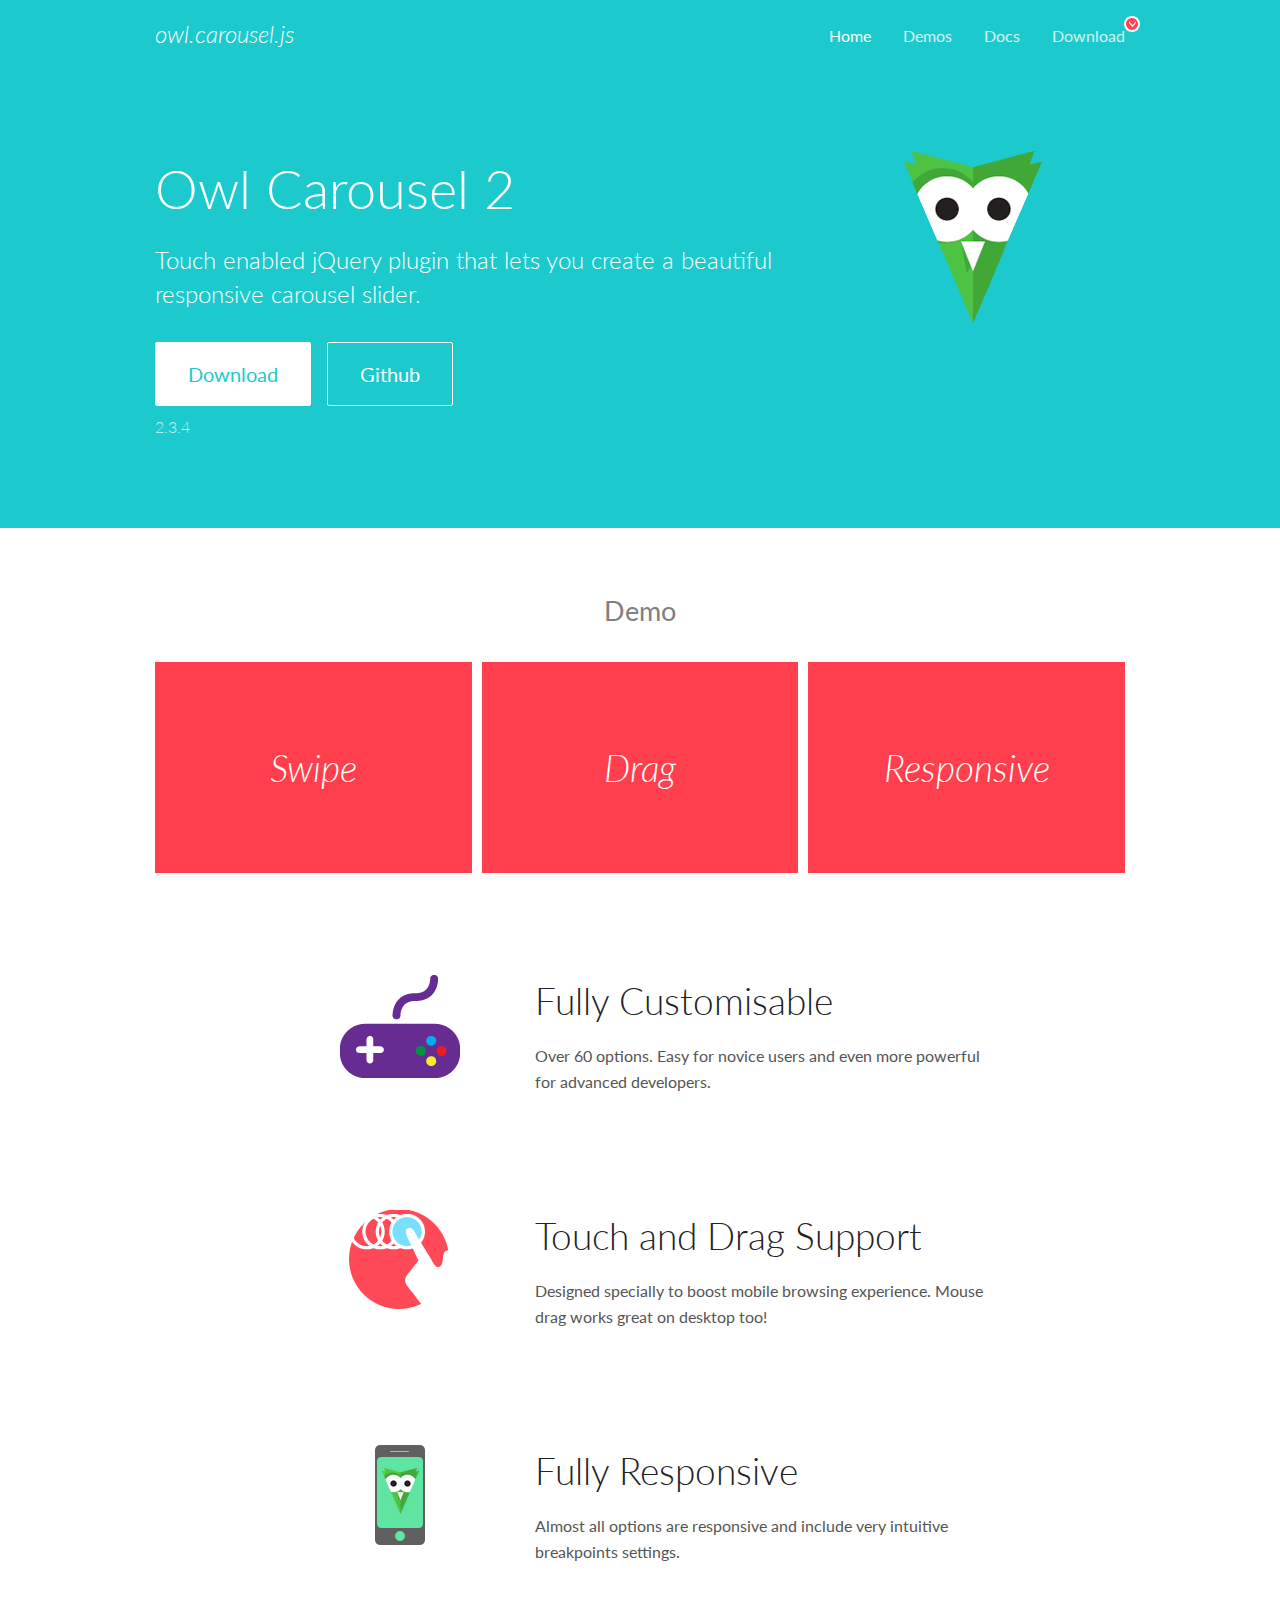
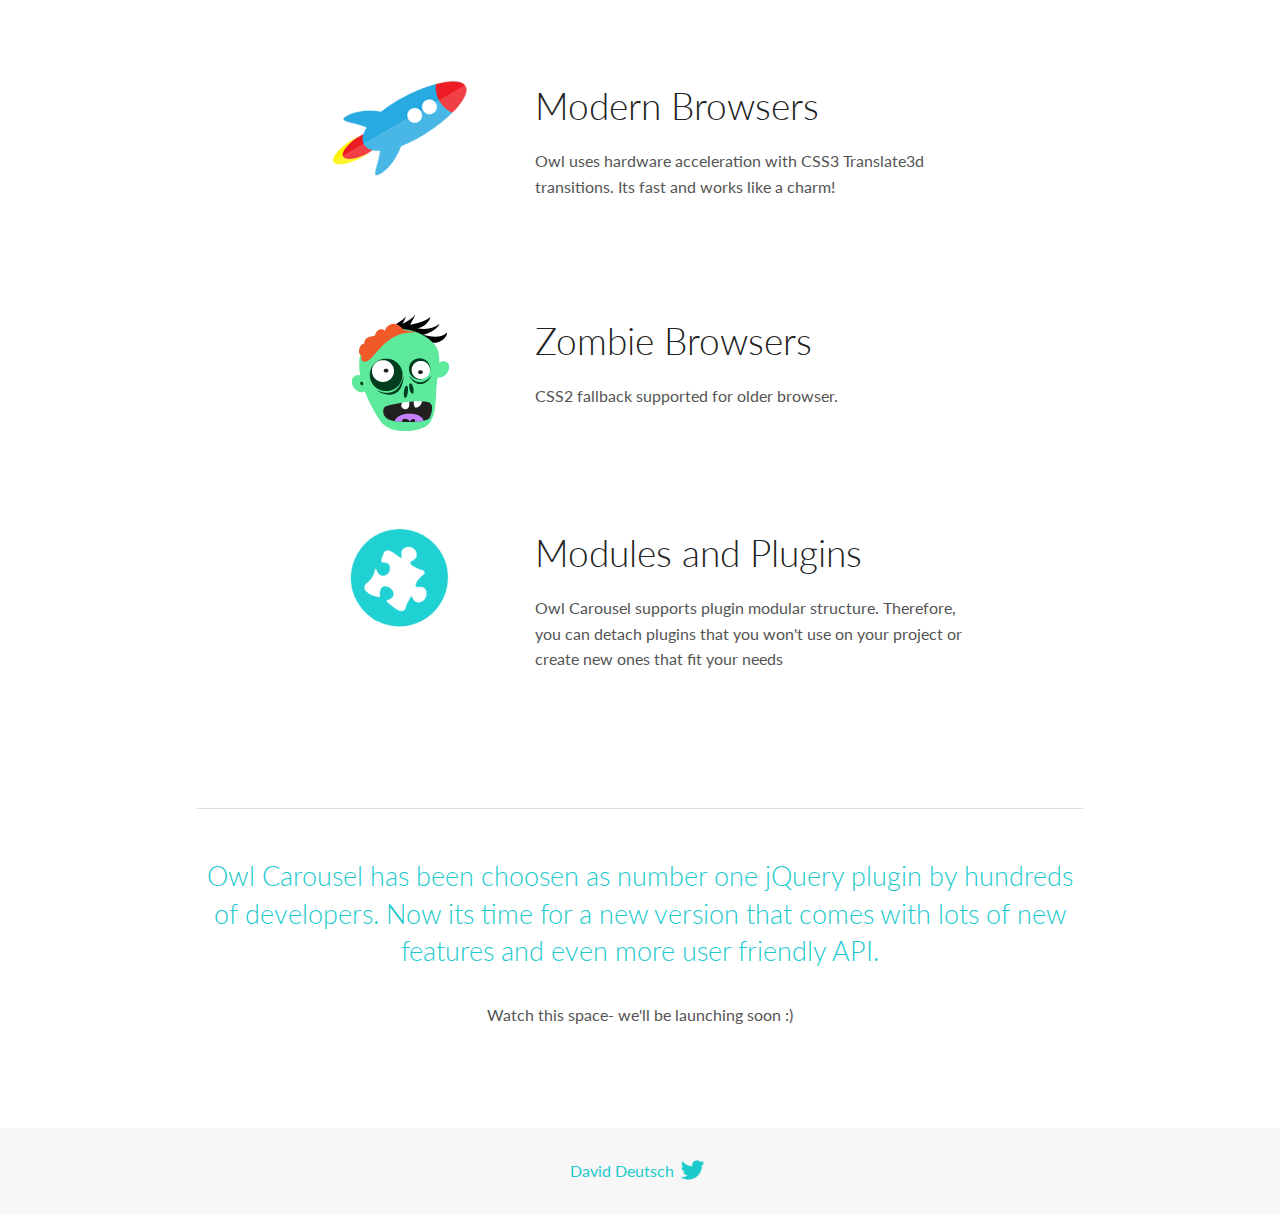
<file: owlcarousel/docs/index.html>
<!DOCTYPE html>
<html lang="en">
  <head>

    <!-- head -->
    <meta charset="utf-8">
    <meta name="msapplication-tap-highlight" content="no" />
    <meta name="viewport" content="width=device-width, initial-scale=1.0" />
    <meta name="description" content="Touch enabled jQuery plugin that lets you create beautiful responsive carousel slider.">
    <meta name="author" content="David Deutsch">
    <title>
      Home | Owl Carousel | 2.3.4
    </title>

    <!-- Stylesheets -->
    <link href='https://fonts.googleapis.com/css?family=Lato:300,400,700,400italic,300italic' rel='stylesheet' type='text/css'>
    <link rel="stylesheet" href="assets/css/docs.theme.min.css">

    <!-- Owl Stylesheets -->
    <link rel="stylesheet" href="assets/owlcarousel/assets/owl.carousel.min.css">
    <link rel="stylesheet" href="assets/owlcarousel/assets/owl.theme.default.min.css">

    <!-- HTML5 shim and Respond.js IE8 support of HTML5 elements and media queries -->

    <!--[if lt IE 9]>
      <script src="https://oss.maxcdn.com/libs/html5shiv/3.7.0/html5shiv.js"></script>
      <script src="https://oss.maxcdn.com/libs/respond.js/1.3.0/respond.min.js"></script>
    <![endif]-->

    <!-- Favicons -->
    <link rel="apple-touch-icon-precomposed" sizes="144x144" href="assets/ico/apple-touch-icon-144-precomposed.png">
    <link rel="shortcut icon" href="assets/ico/favicon.png">
    <link rel="shortcut icon" href="favicon.ico">

    <!-- Yeah i know js should not be in header. Its required for demos.-->

    <!-- javascript -->
    <script src="assets/vendors/jquery.min.js"></script>
    <script src="assets/owlcarousel/owl.carousel.js"></script>
  </head>
  <body>

    <!-- header -->
    <header class="header">
      <div class="row">
        <div class="large-12 columns">
          <div class="brand left">
            <h3>
              <a href="/OwlCarousel2/">owl.carousel.js</a> 
            </h3>
          </div>
          <a id="toggle-nav" class="right">
            <span></span> <span></span> <span></span> 
          </a> 
          <div class="nav-bar">
            <ul class="clearfix">
              <li class="active">
                <a href="/OwlCarousel2/index.html">Home</a> 
              </li>
              <li> <a href="/OwlCarousel2/demos/demos.html">Demos</a>  </li>
              <li> <a href="/OwlCarousel2/docs/started-welcome.html">Docs</a>  </li>
              <li>
                <a href="https://github.com/OwlCarousel2/OwlCarousel2/archive/2.3.4.zip">Download</a> 
                <span class="download"></span> 
              </li>
            </ul>
          </div>
        </div>
      </div>
    </header>

    <!-- home panel -->
    <section id="hero">
      <div class="row">
        <div class="large-8 medium-8 columns">
          <h1>Owl Carousel 2</h1>
          <h4>Touch enabled jQuery plugin that lets you create a beautiful responsive carousel slider.</h4>
          <a href="https://github.com/OwlCarousel2/OwlCarousel2/archive/2.3.4.zip" class="hero-button">Download</a> 
          <a href="https://github.com/OwlCarousel2/OwlCarousel2" class="hero-button outline">Github</a> 
          <p>2.3.4</p>
        </div>
        <div class="large-4 medium-4 columns">
          <img class="owl-logo" src="assets/img/owl-logo.png" alt="mr. Owl">
        </div>
      </div>
    </section>

    <!-- body -->
    <div class="home-demo">
      <div class="row">
        <div class="large-12 columns">
          <h3>Demo</h3>
          <div class="owl-carousel">
            <div class="item">
              <h2>Swipe</h2>
            </div>
            <div class="item">
              <h2>Drag</h2>
            </div>
            <div class="item">
              <h2>Responsive</h2>
            </div>
            <div class="item">
              <h2>CSS3</h2>
            </div>
            <div class="item">
              <h2>Fast</h2>
            </div>
            <div class="item">
              <h2>Easy</h2>
            </div>
            <div class="item">
              <h2>Free</h2>
            </div>
            <div class="item">
              <h2>Upgradable</h2>
            </div>
            <div class="item">
              <h2>Tons of options</h2>
            </div>
            <div class="item">
              <h2>Infinity</h2>
            </div>
            <div class="item">
              <h2>Auto Width</h2>
            </div>
          </div>
        </div>
      </div>
    </div>
    <script>
      var owl = $('.owl-carousel');
      owl.owlCarousel({
        margin: 10,
        loop: true,
        responsive: {
          0: {
            items: 1
          },
          600: {
            items: 2
          },
          1000: {
            items: 3
          }
        }
      })
    </script>

    <!-- features -->
    <div id="features">
      <div class="row">
        <div class="small-12 medium-9 small-centered columns">
          <section class="row feature">
            <div class="medium-4 small-12 columns">
              <img src="assets/img/feature-options.png" alt="">
            </div>
            <div class="medium-8 small-12 columns">
              <h2>Fully Customisable</h2>
              <p>Over 60 options. Easy for novice users and even more powerful for advanced developers.</p>
            </div>
          </section>
          <section class="row feature">
            <div class="medium-4 small-12 columns">
              <img src="assets/img/feature-drag.png" alt="">
            </div>
            <div class="medium-8 small-12 columns">
              <h2>Touch and Drag Support</h2>
              <p>Designed specially to boost mobile browsing experience. Mouse drag works great on desktop too!</p>
            </div>
          </section>
          <section class="row feature">
            <div class="medium-4 small-12 columns">
              <img src="assets/img/feature-responsive.png" alt="">
            </div>
            <div class="medium-8 small-12 columns">
              <h2>Fully Responsive</h2>
              <p>Almost all options are responsive and include very intuitive breakpoints settings.</p>
            </div>
          </section>
          <section class="row feature">
            <div class="medium-4 small-12 columns">
              <img src="assets/img/feature-modern.png" alt="">
            </div>
            <div class="medium-8 small-12 columns">
              <h2>Modern Browsers</h2>
              <p>Owl uses hardware acceleration with CSS3 Translate3d transitions. Its fast and works like a charm! </p>
            </div>
          </section>
          <section class="row feature">
            <div class="medium-4 small-12 columns">
              <img src="assets/img/feature-zombie.png" alt="">
            </div>
            <div class="medium-8 small-12 columns">
              <h2>Zombie Browsers</h2>
              <p>CSS2 fallback supported for older browser.</p>
            </div>
          </section>
          <section class="row feature">
            <div class="medium-4 small-12 columns">
              <img src="assets/img/feature-module.png" alt="">
            </div>
            <div class="medium-8 small-12 columns">
              <h2>Modules and Plugins</h2>
              <p>Owl Carousel supports plugin modular structure. Therefore, you can detach plugins that you won&#x27;t use on your project or create new ones that fit your needs</p>
            </div>
          </section>
        </div>
      </div>
    </div>

    <!-- footer -->
    <section id="teaser-text">
      <div class="row">
        <div class="small-12 medium-11 small-centered columns">
          <hr>
          <h3 id="owl-carousel-has-been-choosen-as-number-one-jquery-plugin-by-hundreds-of-developers-now-its-time-for-a-new-version-that-comes-with-lots-of-new-features-and-even-more-user-friendly-api-">Owl Carousel has been choosen as number one jQuery plugin by hundreds of developers. Now its time for a new version that comes with lots of new features and even more user friendly API.</h3>
          <p>Watch this space- we&#39;ll be launching soon :)</p>
        </div>
      </div>
    </section>

    <!-- footer -->
    <footer class="footer">
      <div class="row">
        <div class="large-12 columns">
          <h5>
            <a href="/OwlCarousel2/docs/support-contact.html">David Deutsch</a> 
            <a id="custom-tweet-button" href="https://twitter.com/share?url=https://github.com/OwlCarousel2/OwlCarousel2&text=Owl Carousel - This is so awesome! " target="_blank"></a> 
          </h5>
        </div>
      </div>
    </footer>

    <!-- vendors -->
    <script src="assets/vendors/highlight.js"></script>
    <script src="assets/js/app.js"></script>
  </body>
</html>
</file>
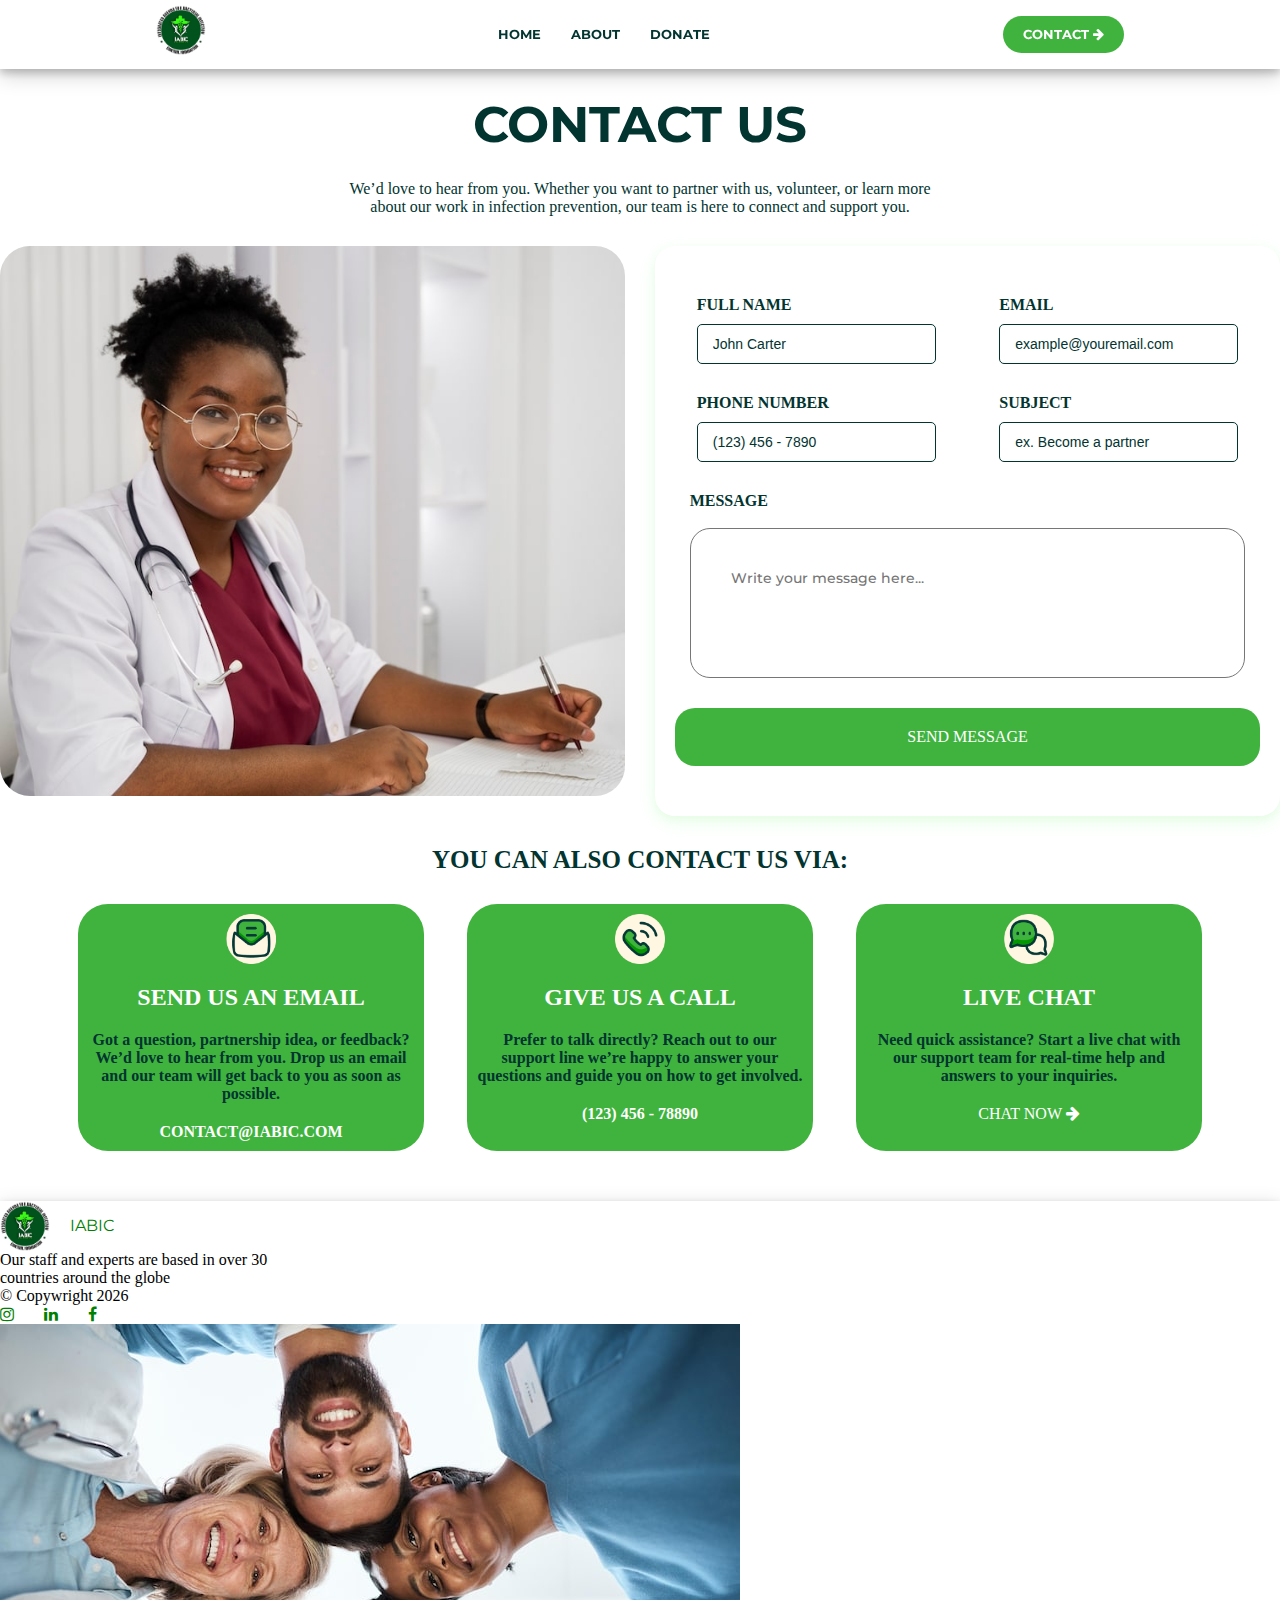
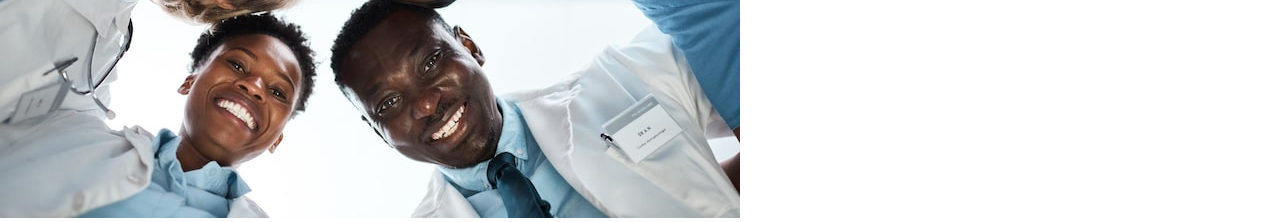
<file: contact/contact.html>
<!DOCTYPE html>
<html lang="en">

<head>
  <meta charset="UTF-8">
  <meta name="viewport" content="width=device-width, initial-scale=1.0">
  <title>CONTACT US</title>
  <link rel="shortcut icon" href="/images/logo-removebg-preview.png" type="image/x-icon">
  <link rel="preconnect" href="https://fonts.googleapis.com">
  <link rel="preconnect" href="https://fonts.gstatic.com" crossorigin>
  <link href="https://fonts.googleapis.com/css2?family=Montserrat:ital,wght@0,100..900;1,100..900&display=swap"
    rel="stylesheet">
  <link rel="stylesheet" href="/font-awesome/css/font-awesome.min.css">
  <link rel="stylesheet" href="contact.css">
</head>

<body>

  <div class="menuOverlay" id="menuOverlay">
    <button onclick="closeMenu()"><i class="fa fa-close"></i></button>
    <a href="/home/index.html">HOME</a>
    <a href="/about/about.html">ABOUT</a>
    <a href="/donate/donate.html">DONATE</a>
    <a href="/contact/contact.html">CONTACT</a>
  </div>

  <!-- NAVIGATION -->
  <nav>
    <div>
      <a href="/home/index.html">
        <img src="/images/logo-removebg-preview.png" width="50px" alt="">
      </a>
    </div>

    <div class="nav-links">
      <a href="/home/index.html">HOME</a>
      <a href="/about/about.html">ABOUT</a>
      <a href="/donate/donate.html">DONATE</a>
    </div>

    <div class="nav-right">
      <a href="/contact/contact.html">CONTACT <span><i class="fa fa-arrow-right"></i></span></a>
      <button onclick="showMenu()"><i class="fa fa-bars"></i></button>
    </div>


  </nav>

  <div class="contact">
    <h1 class="title">CONTACT US</h1>

    <p>We’d love to hear from you. Whether you want to partner with us, volunteer, or learn more <br> about our work in
      infection prevention, our team is here to connect and support you.</p>

    <div class="contact-divs">
      <div class="contact-left">
        <img src="/images/contact-bg.jpg" alt="">
      </div>

      <div class="contact-right">
        <form action="/contact/contact.html" method="post">
          <div class="fname">
            <div style="display: flex; flex-direction: column; gap: 10px; justify-content: center;">
              <label>FULL NAME</label>
              <input class="name" type="text" placeholder="John Carter">
            </div>

            <div style="display: flex; flex-direction: column; gap: 10px; justify-content: center">
              <label>EMAIL</label>
              <input class="email" type="email" placeholder="example@youremail.com">
            </div>
          </div>

          <div class="numbers">
            <div style="display: flex; flex-direction: column; gap: 10px; justify-content: center">
              <label>PHONE NUMBER</label>
              <input class="phone" type="number" placeholder="(123) 456 - 7890">
            </div>

            <div style="display: flex; flex-direction: column; gap: 10px; justify-content: center">
              <label>SUBJECT</label>
              <input class="subject" type="text" placeholder="ex. Become a partner">
            </div>
          </div>

          <div style="display: flex; flex-direction: column; width: 95%; margin: auto;">
            <label>MESSAGE</label> <br>
            <textarea placeholder="Write your message here..."></textarea>
          </div>

          <div>
            <a class="send" href="#">SEND MESSAGE</a>
          </div>
        </form>
      </div>
    </div>


  </div>



  <div class="also">
    <h2 class="title">
      YOU CAN ALSO CONTACT US VIA:
    </h2>

    <!-- VALUES -->

    <div class="values">
      <div class="vals">
        <div class="val1">
          <img src="/images/email.avif" alt="value" width="50px">
          <h2>SEND US AN EMAIL</h2>
          <p>Got a question, partnership idea, or feedback? We’d love to hear from you. Drop us an email and our team
            will get back to you as soon as possible.</p>
          <p style="color: white;">CONTACT@IABIC.COM</p>
        </div>

        <div class="val2">
          <img src="/images/call.png" alt="value" width="50px">
          <h2>GIVE US A CALL</h2>
          <p>Prefer to talk directly? Reach out to our support line we’re happy to answer your questions and guide you
            on how to get involved.</p>
          <p style="color: white;">(123) 456 - 78890</p>
        </div>

        <div class="val3">
          <img src="/images/live-chat.avif" alt="value" width="50px">
          <h2>LIVE CHAT</h2>
          <p>Need quick assistance? Start a live chat with our support team for real-time help and answers to your
            inquiries.</p>
          <a href="#" style="color: white;">CHAT NOW <i class="fa fa-arrow-right"></i></a>
        </div>
      </div>

    </div>
  </div>

  <!-- FOOTER -->

  <footer>
    <div class="foot-left">
      <div style="display: flex; gap: 20px; align-items: center;">
        <img src="/images/logo-removebg-preview.png" alt="" width="50px">
        <a href="#">IABIC</a>
      </div>

      <p>Our staff and experts are based in over 30 <br> countries around the globe </p>

      <p>&copy; Copywright <span id="date"></span></p>

      <div class="socials">
        <a href="#"><i class="fa fa-instagram"></i></a>
        <a href="#"><i class="fa fa-linkedin"></i></a>
        <a href="#"><i class="fa fa-facebook"></i></a>
      </div>
    </div>

    <div class="foot-right">
      <img src="/images/footer2.jpg" alt="">
    </div>
  </footer>
</body>

<script>
  const menuOverlay = document.getElementById('menuOverlay');
  const overlayButton = document.querySelector('.menuOverlay button')

  function showMenu() {
    menuOverlay.style.width = '50%';
    overlayButton.style.display = 'block'

  }

  function closeMenu() {
    menuOverlay.style.width = '0';
    overlayButton.style.display = 'none'
  }

  const footDate = document.getElementById('date')

  const getDate = new Date();
  const year = getDate.getFullYear()

  footDate.innerHTML = year
</script>

</html>
</file>
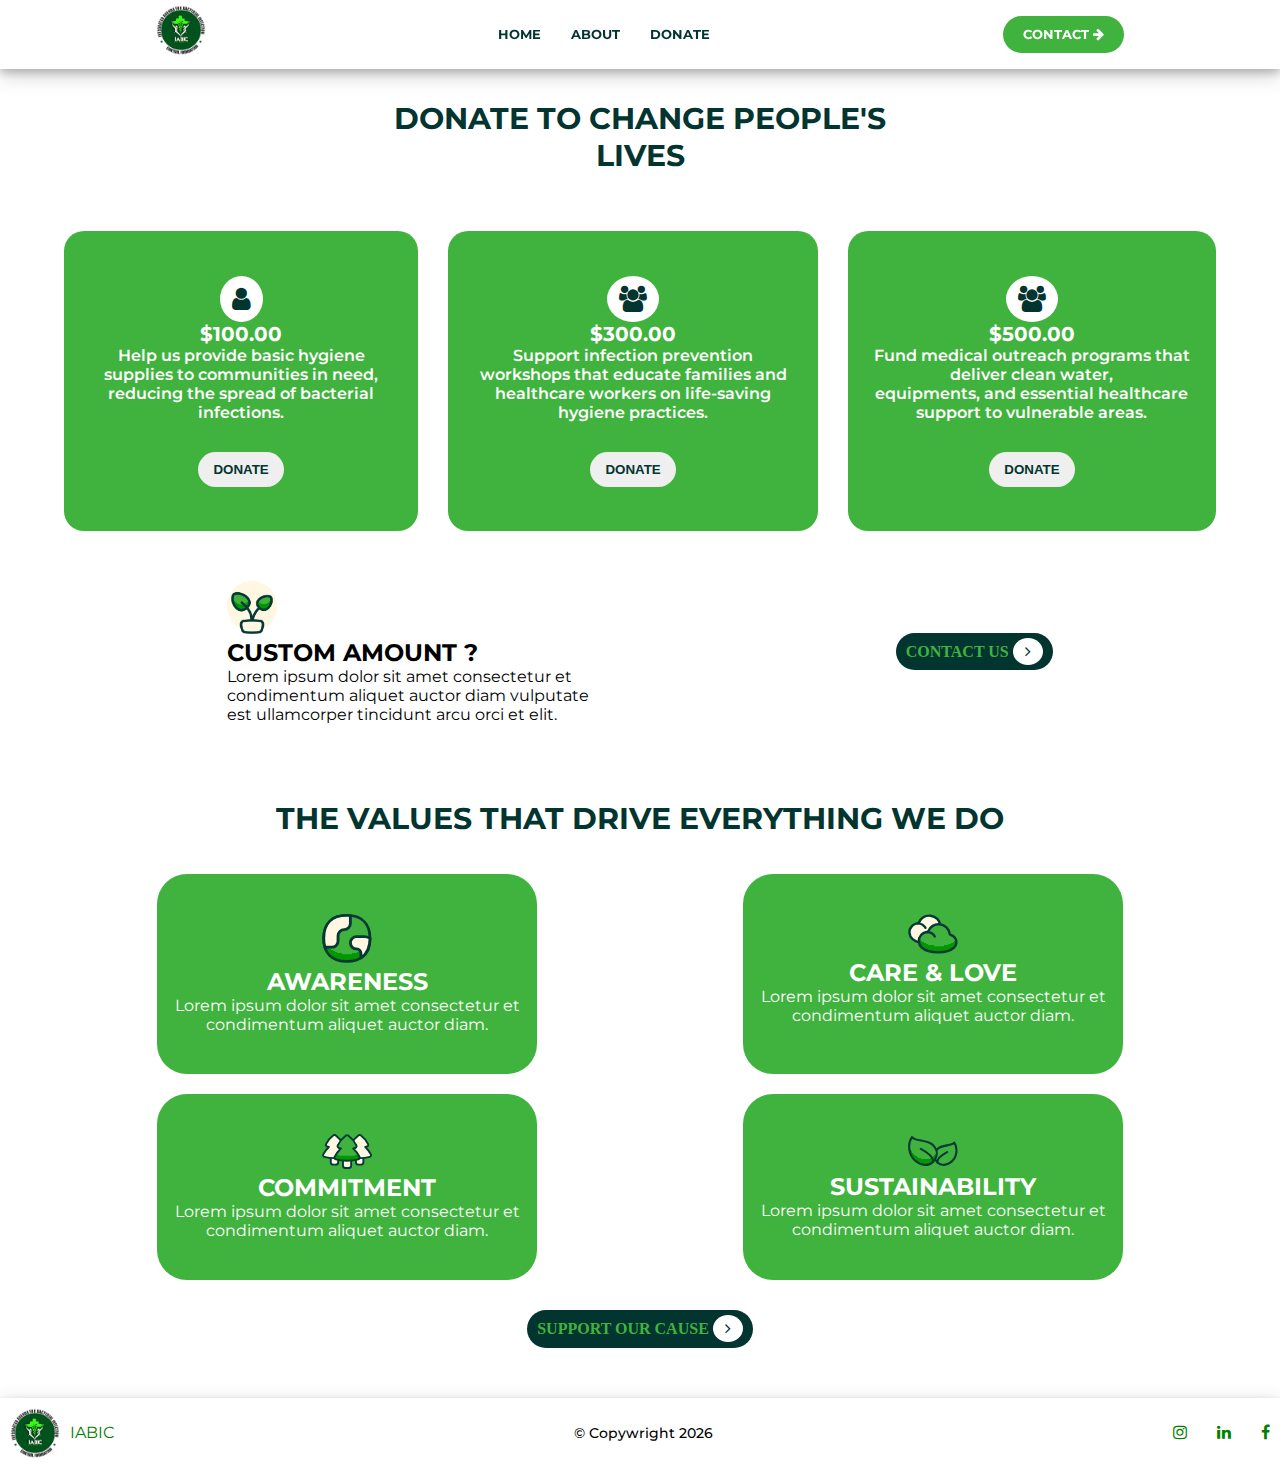
<file: donate/donate.html>
<!DOCTYPE html>
<html lang="en">

<head>
  <meta charset="UTF-8">
  <meta name="viewport" content="width=device-width, initial-scale=1.0">
  <title>DONATE</title>
  <link rel="shortcut icon" href="/images/logo-removebg-preview.png" type="image/x-icon">
  <link rel="preconnect" href="https://fonts.googleapis.com">
  <link rel="preconnect" href="https://fonts.gstatic.com" crossorigin>
  <link href="https://fonts.googleapis.com/css2?family=Montserrat:ital,wght@0,100..900;1,100..900&display=swap"
    rel="stylesheet">
  <link rel="stylesheet" href="/font-awesome/css/font-awesome.min.css">
  <link rel="stylesheet" href="donate.css">
  <link rel="stylesheet" href="/aos-master/dist/aos.css">
</head>

<body>
  <div class="menuOverlay" id="menuOverlay">
    <button onclick="closeMenu()"><i class="fa fa-close"></i></button>
    <a href="/index.html">HOME</a>
    <a href="/about/about.html">ABOUT</a>
    <a href="/donate/donate.html">DONATE</a>
    <a href="/contact/contact.html">CONTACT</a>
  </div>

  <!-- NAVIGATION -->
  <nav>
    <div>
      <a href="/index.html">
        <img src="/images/logo-removebg-preview.png" width="50px" alt="">
      </a>
    </div>

    <div class="nav-links">
      <a href="/index.html">HOME</a>
      <a href="/about/about.html">ABOUT</a>
      <a href="/donate/donate.html">DONATE</a>
    </div>

    <div class="nav-right">
      <a href="/contact/contact.html">CONTACT <span><i class="fa fa-arrow-right"></i></span></a>
      <button onclick="showMenu()"><i class="fa fa-bars"></i></button>
    </div>


  </nav>

  <div class="donate">
    <h2 class="title">DONATE TO CHANGE PEOPLE'S <br> LIVES</h2>
    <p>Lorem ipsum dolor sit amet consectetur et condimentum aliquet <br> auctor diam vulputate est ullamcorper
      tincidunt arcu orci et elit <br> ullamcorper volutpat</p>

    <div class="prices">

      <div class="p1" data-aos="fade-up">
        <i class="fa fa-user" data-aos="fade-up"></i>
        <h3>$100.00</h3>
        <p>Help us provide basic hygiene supplies to communities in need, <br> reducing the spread of bacterial
          infections.
        </p>
        <button onclick="donate()">DONATE</button>
      </div>

      <div class="p1" data-aos="fade-up">
        <div>
          <i class="fa fa-users" data-aos="fade-up"></i>
        </div>
        <h3>$300.00</h3>
        <p>Support infection prevention workshops that educate families and <br> healthcare workers on life-saving
          hygiene
          practices.</p>
        <button onclick="donate()">DONATE</button>
      </div>

      <div class="p1" data-aos="fade-up">
        <i class="fa fa-users" data-aos="fade-up"></i>
        <h3>$500.00</h3>
        <p>Fund medical outreach programs that deliver clean water, <br>equipments, and essential healthcare
          support to vulnerable areas.</p>
        <button onclick="donate()">DONATE</button>
      </div>

    </div>


  </div>

  <div class="custom">
    <div>
      <img src="/images/custom.webp" alt="Custom amount" width="50px">
      <h2>CUSTOM AMOUNT ?</h2>
      <p>Lorem ipsum dolor sit amet consectetur et <br> condimentum aliquet auctor diam vulputate <br> est ullamcorper
        tincidunt arcu orci et elit.</p>
    </div>


    <div>
      <a class="support" href="/contact/contact.html">CONTACT US
        <span><i class="fa fa-angle-right"></i></span></a>
    </div>
  </div>

  <!-- VALUES -->

  <div class="values">
    <h2 class="title">THE VALUES THAT DRIVE EVERYTHING WE DO</h2>

    <div class="vals">
      <div class="val1">
        <img src="/images/climate.svg" alt="value" width="50px">
        <h2>AWARENESS</h2>
        <p>Lorem ipsum dolor sit amet consectetur et condimentum aliquet auctor diam.</p>
      </div>

      <div class="val2">
        <img src="/images/reduce.svg" alt="value" width="50px">
        <h2>CARE & LOVE</h2>
        <p>Lorem ipsum dolor sit amet consectetur et condimentum aliquet auctor diam.</p>
      </div>

      <div class="val3">
        <img src="/images/preserve.svg" alt="value" width="50px">
        <h2>COMMITMENT</h2>
        <p>Lorem ipsum dolor sit amet consectetur et condimentum aliquet auctor diam.</p>
      </div>

      <div class="val4">
        <img src="/images/ecosystem.svg" alt="value" width="50px">
        <h2>SUSTAINABILITY</h2>
        <p>Lorem ipsum dolor sit amet consectetur et condimentum aliquet auctor diam.</p>
      </div>
    </div>

    <div style="display: flex; justify-content: center; margin-top: 30px;">
      <a class="support" href="#">SUPPORT OUR CAUSE
        <span><i class="fa fa-angle-right"></i></span></a>
    </div>
  </div>

  <!-- FOOTER -->

  <footer>
    <div class="foot">
      <div style="display: flex; gap: 10px; align-items: center;">
        <img src="/images/logo-removebg-preview.png" alt="" width="50px">
        <a href="/index.html" class="name">IABIC</a>
      </div>


      <p>&copy; Copywright <span id="date"></span></p>

      <div class="socials">
        <a href="#"><i class="fa fa-instagram"></i></a>
        <a href="#"><i class="fa fa-linkedin"></i></a>
        <a href="#"><i class="fa fa-facebook"></i></a>
      </div>
    </div>

  </footer>

</body>
<script src="/aos-master/dist/aos.js"></script>
<script>
  AOS.init()
  const menuOverlay = document.getElementById('menuOverlay');
  const overlayButton = document.querySelector('.menuOverlay button')

  function showMenu() {
    menuOverlay.style.width = '50%';
    overlayButton.style.display = 'block'

  }

  function closeMenu() {
    menuOverlay.style.width = '0';
    overlayButton.style.display = 'none'
  }

  function donate() {
    var price = prompt('How much do you want to donate?')
    alert('Thank you for your donation of: ' + '$' + price)
  }

  const footDate = document.getElementById('date')

  const getDate = new Date();
  const year = getDate.getFullYear()

  footDate.innerHTML = year
</script>

</html>
</file>
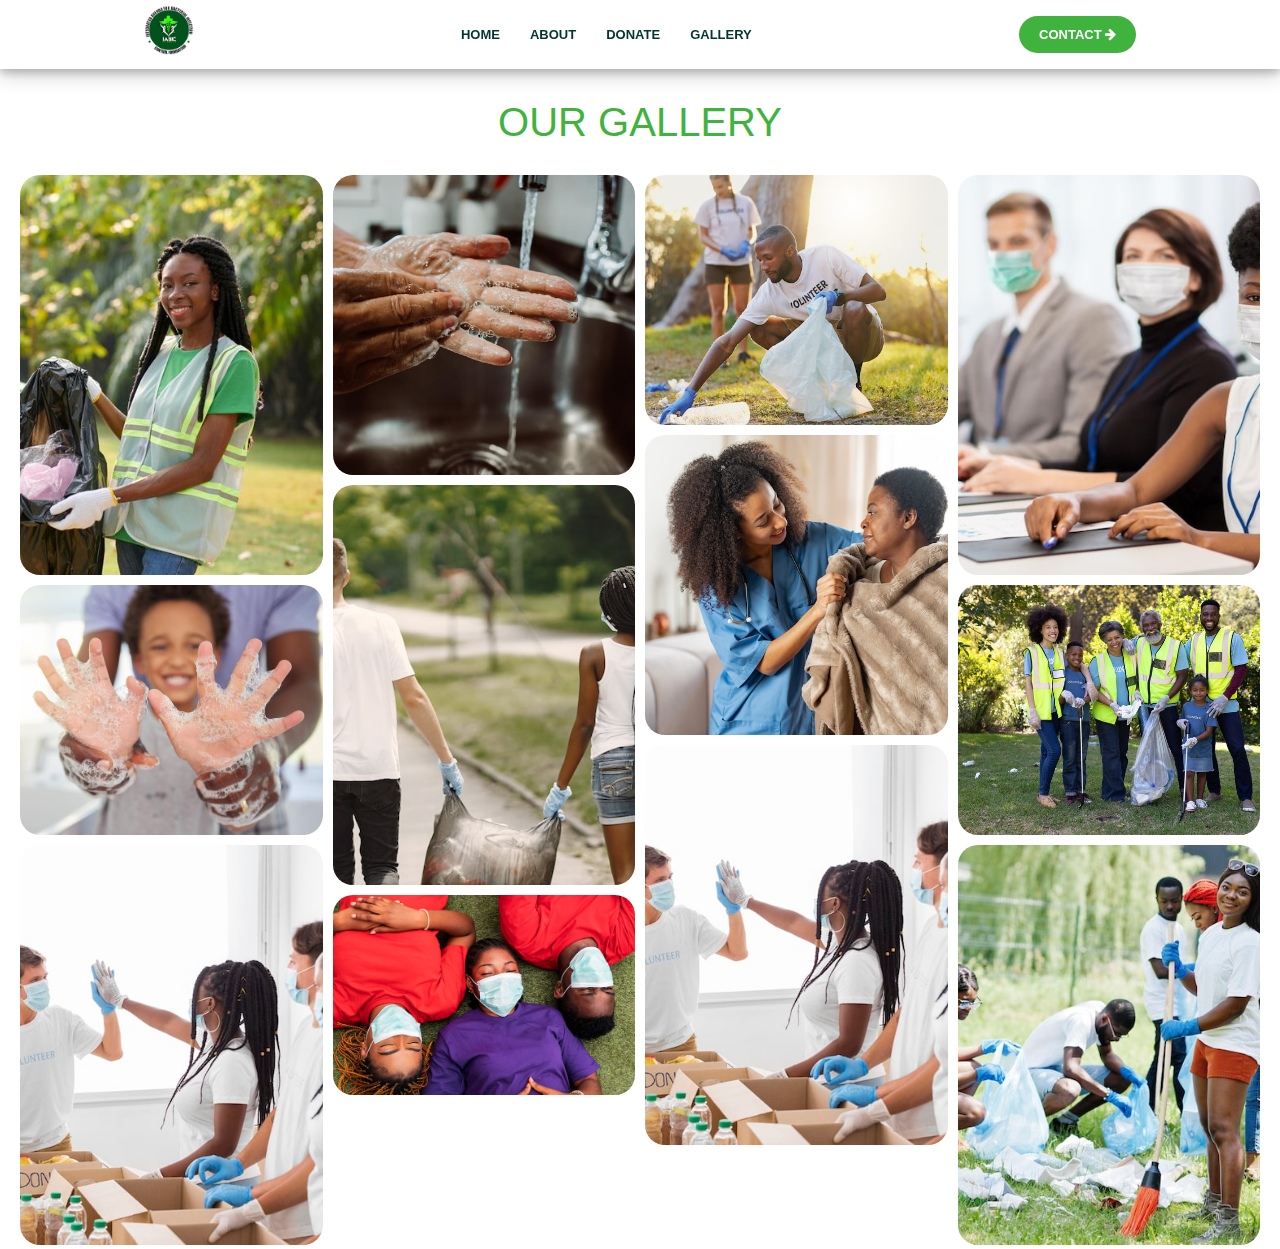
<file: gallery/gallery.html>
<!DOCTYPE html>
<html lang="en">

<head>
  <meta charset="UTF-8">
  <meta name="viewport" content="width=device-width, initial-scale=1.0">
  <title>GALLERY</title>
  <link rel="shortcut icon" href="/images/logo-removebg-preview.png" type="image/x-icon">
  <link rel="stylesheet" href="gallery.css">
  <link rel="stylesheet" href="/font-awesome/css/font-awesome.min.css">
  <link rel="stylesheet" href="/glightbox-3.3.0/dist/css/glightbox.min.css">
</head>

<body id="body">

  <div class="menuOverlay" id="menuOverlay">
    <button onclick="closeMenu()"><i class="fa fa-close"></i></button>
    <a href="/index.html">HOME</a>
    <a href="/about/about.html">ABOUT</a>
    <a href="/donate/donate.html">DONATE</a>
    <a href="/contact/contact.html">CONTACT</a>
    <a href="/gallery/gallery.html">GALLERY</a>
  </div>

  <!-- NAVIGATION -->
  <nav>
    <div>
      <a href="/index.html">
        <img src="/images/logo-removebg-preview.png" width="50px" alt="">
      </a>
    </div>

    <div class="nav-links">
      <a href="/index.html">HOME</a>
      <a href="/about/about.html">ABOUT</a>
      <a href="/donate/donate.html">DONATE</a>
      <a href="/gallery/gallery.html">GALLERY</a>
    </div>

    <div class="nav-right">
      <a href="/contact/contact.html">CONTACT <span><i class="fa fa-arrow-right"></i></span></a>
      <button onclick="showMenu()"><i class="fa fa-bars"></i></button>
    </div>


  </nav>

  <!-- GALLERY -->

  <div class="gallery">
    <div class="title">
      <h2>OUR GALLERY</h2>
    </div>


    <div class="right">
      <div class="column">
        <div class="box h4">
          <a href="/images/g (1).jpg" class="glightbox">
            <img class="first" src="/images/g (1).jpg" alt="Gallery image">
          </a>
        </div>
        <div class="box h3">
          <a href="/images/g (9).jpg" class="glightbox">
            <img src="/images/g (9).jpg" alt="Gallery image">
          </a>
        </div>
        <div class="box h4">
          <a href="/images/g (11).jpg" class="glightbox">
            <img src="/images/g (11).jpg" alt="Gallery image">
          </a>
        </div>
      </div>

      <div class="column">
        <div class="box h2">
          <a href="/images/g (12).jpg" class="glightbox">
            <img src="/images/g (12).jpg" alt="Gallery image">
          </a>
        </div>
        <div class="box h5">
          <a href="/images/g (2).jpg" class="glightbox">
            <img src="/images/g (2).jpg" alt="Gallery image">
          </a>
        </div>
        <div class="box h1">
          <a href="/images/g (5).jpg" class="glightbox">
            <img src="/images/g (5).jpg" alt="Gallery image">
          </a>
        </div>
      </div>

      <div class="column">
        <div class="box h3">
          <a href="/images/g (3).jpg" class="glightbox">
            <img src="/images/g (3).jpg" alt="Gallery image">
          </a>
        </div>
        <div class="box h2">
          <a href="/images/g (4).jpg" class="glightbox">
            <img src="/images/g (4).jpg" alt="Gallery image">
          </a>
        </div>
        <div class="box h5">
          <a href="/images/g (11).jpg" class="glightbox">
            <img src="/images/g (11).jpg" alt="Gallery image">
          </a>
        </div>
      </div>

      <div class="column">
        <div class="box h4">
          <a href="/images/g (6).jpg" class="glightbox">
            <img src="/images/g (6).jpg" alt="Gallery image">
          </a>
        </div>
        <div class="box h3">
          <a href="/images/g (7).jpg" class="glightbox">
            <img src="/images/g (7).jpg" alt="Gallery image">
          </a>
        </div>
        <div class="box h4">
          <a href="/images/g (8).jpg" class="glightbox">
            <img src="/images/g (8).jpg" alt="Gallery image">
          </a>
        </div>
      </div>

    </div>
  </div>

</body>
<script src="/glightbox-3.3.0/dist/js/glightbox.min.js"></script>
<script>

  const lightbox = GLightbox({
    selector: '.glightbox',
    touchNavigation: true,
    loop: true,
    zoomable: true,
  })

  const menuOverlay = document.getElementById('menuOverlay');
  const overlayButton = document.querySelector('.menuOverlay button')

  function showMenu() {
    menuOverlay.style.width = '50%';
    overlayButton.style.display = 'block'

  }

  function closeMenu() {
    menuOverlay.style.width = '0';
    overlayButton.style.display = 'none'
  }

  const footDate = document.getElementById('date')

  const getDate = new Date();
  const year = getDate.getFullYear()

  footDate.innerHTML = year
</script>

</html>
</file>
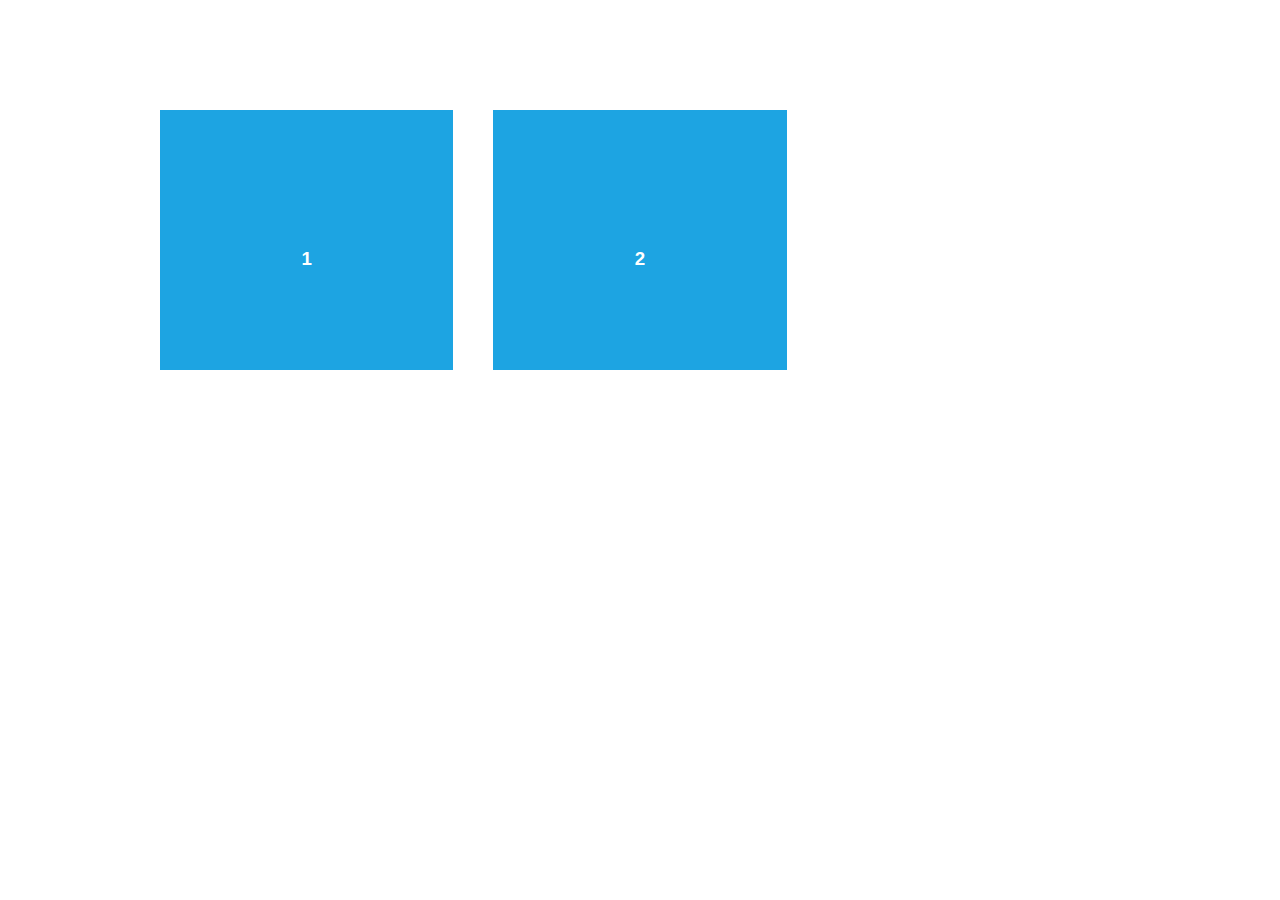
<file: aos-master/demo/async.html>
<!DOCTYPE html>
<html>
  <head>
    <meta charset="utf-8">
    <title>AOS - Animate on scroll library</title>
    <meta name="viewport" content="width=device-width">
    <link rel="stylesheet" href="css/styles.css" />
    <link rel="stylesheet" href="../dist/aos.css" />
  </head>
  <body>
    <div id="aos-demo" class="aos-all"></div>

    <script src="../dist/aos.js"></script>
    <script>
      AOS.init({
        easing: 'ease-in-out-sine'
      });

      setInterval(addItem, 300);

      var itemsCounter = 1;
      var container = document.getElementById('aos-demo');

      function addItem () {
        if (itemsCounter > 42) return;
        var item = document.createElement('div');
        item.classList.add('aos-item');
        item.setAttribute('data-aos', 'fade-up');
        item.innerHTML = '<div class="aos-item__inner"><h3>' + itemsCounter + '</h3></div>';
        container.appendChild(item);
        itemsCounter++;
      }
    </script>
  </body>
</html>
</file>
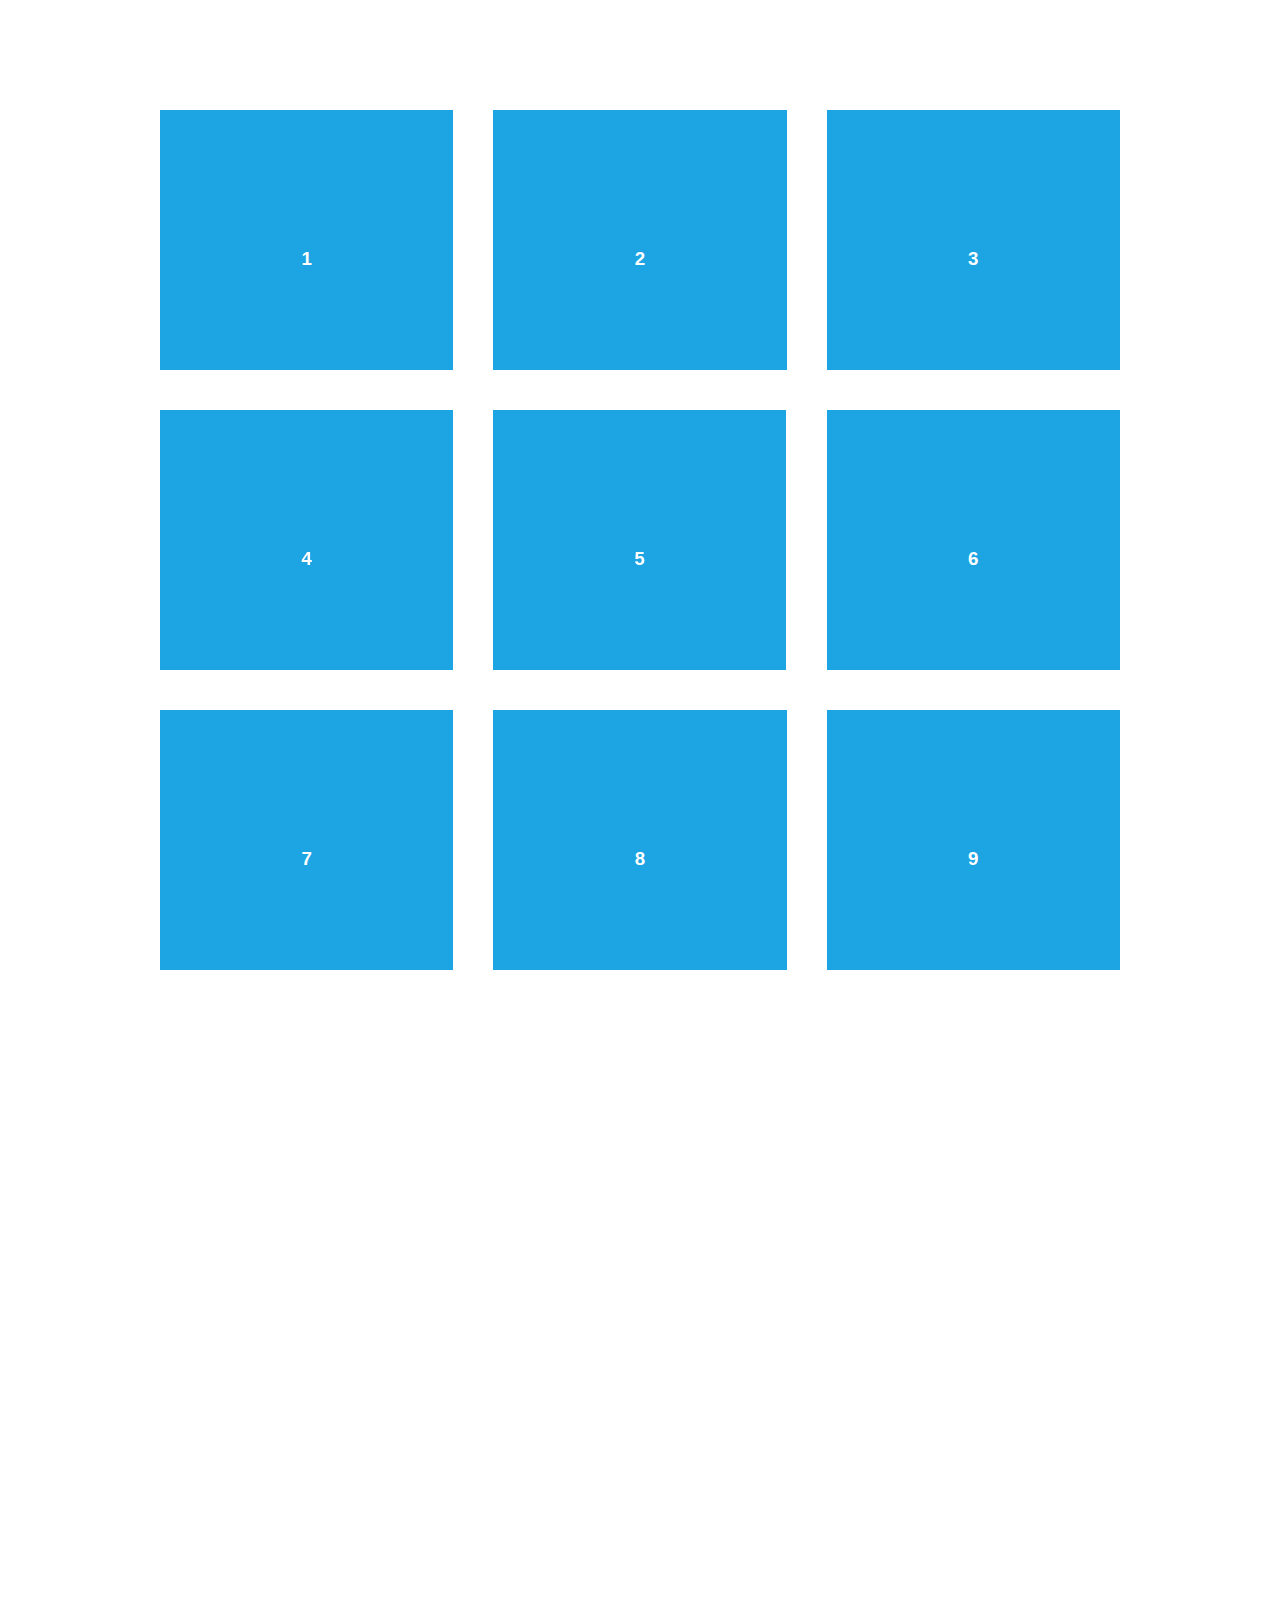
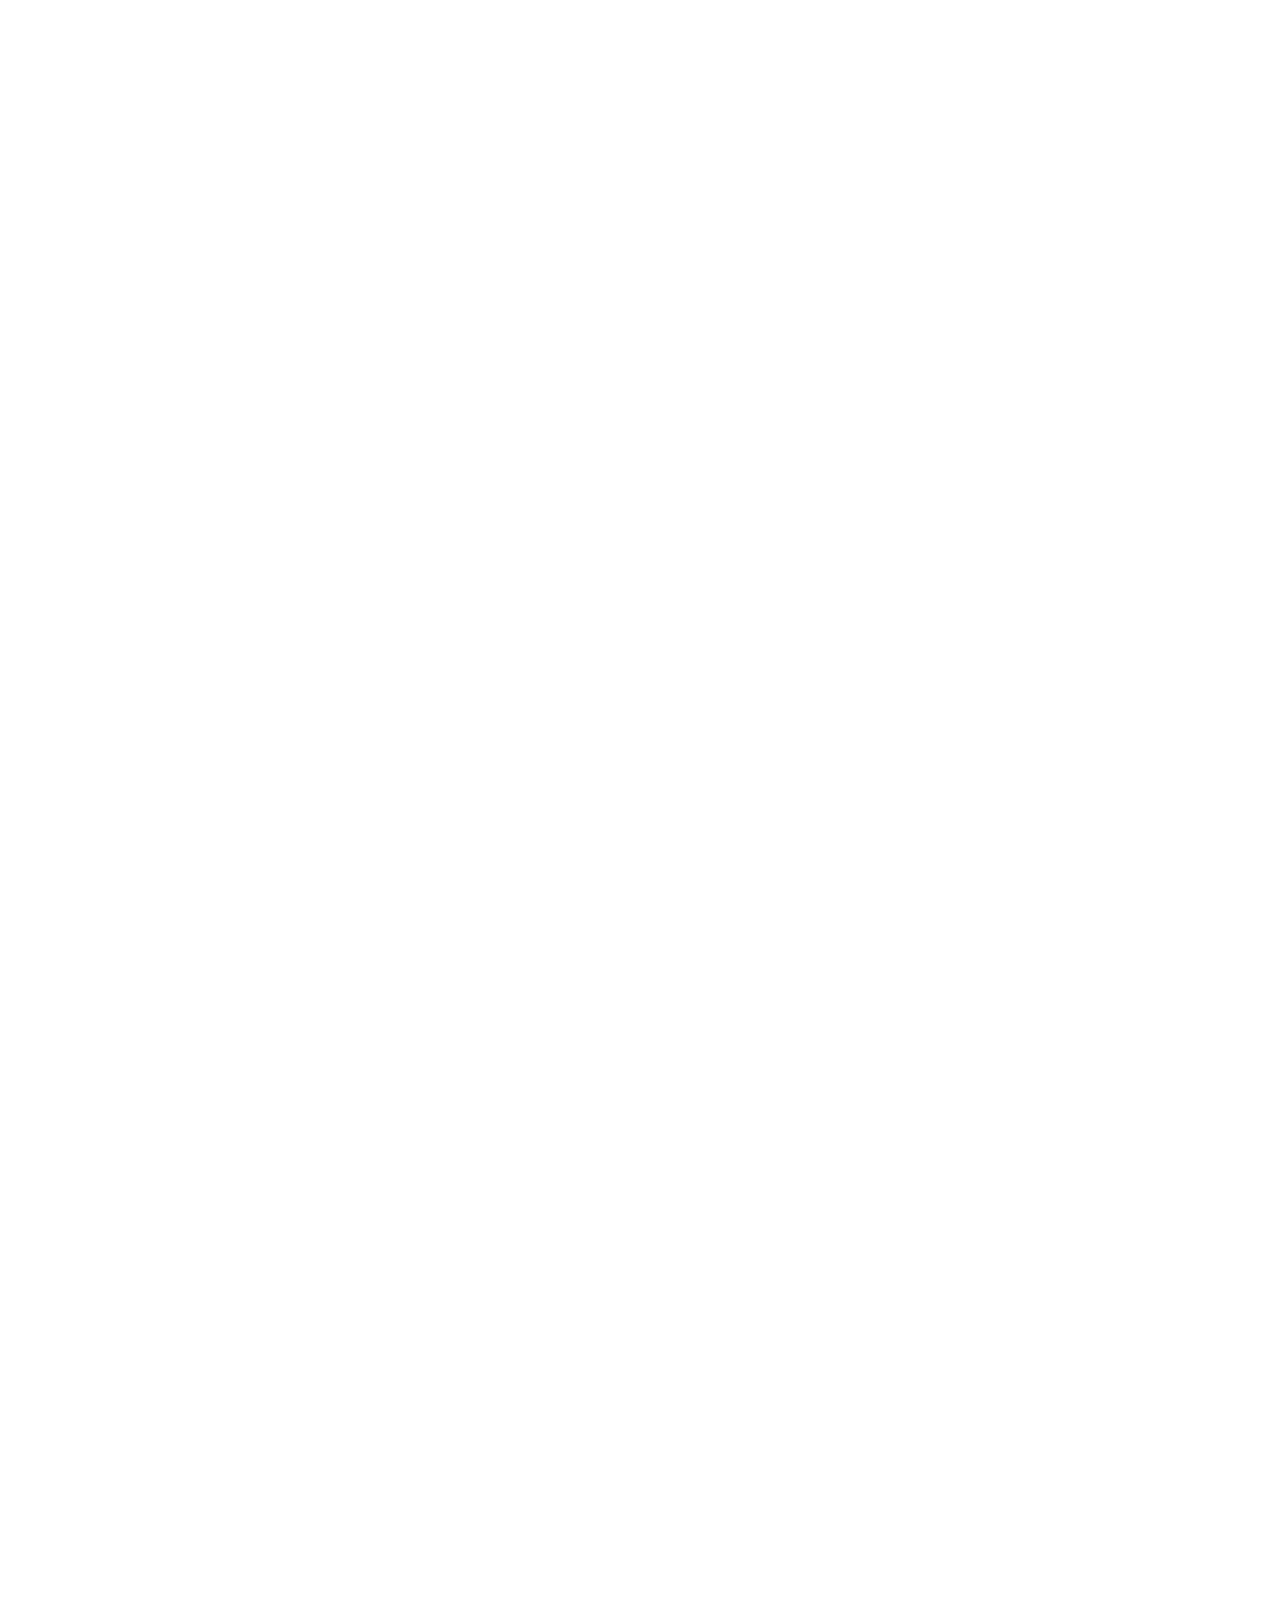
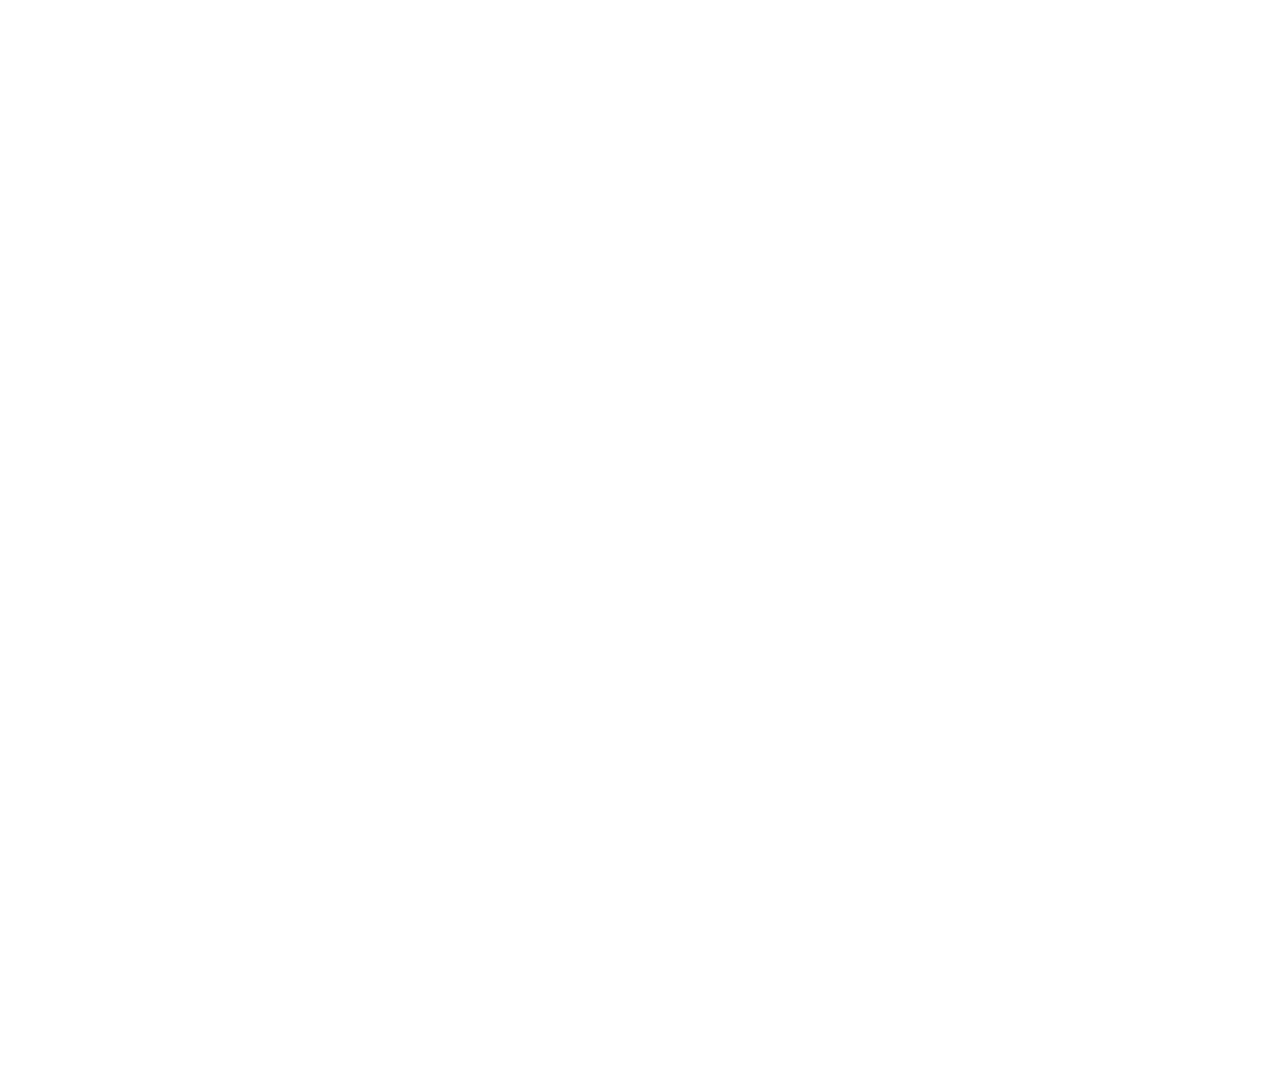
<file: aos-master/demo/simple.html>
<!DOCTYPE html>
<html>
  <head>
    <meta charset="utf-8">
    <title>AOS - Animate on scroll library</title>
    <meta name="viewport" content="width=device-width">
    <link rel="stylesheet" href="css/styles.css" />
    <link rel="stylesheet" href="../dist/aos.css" />
    <!--[if lt IE 9]>
    <script src="//html5shiv.googlecode.com/svn/trunk/html5.js"></script>
    <![endif]-->
  </head>
  <body>
    <div id="transcroller-body" class="aos-all">
      <div class="aos-item" data-aos="fade-up">
        <div class="aos-item__inner"><h3>1</h3></div>
      </div>
      <div class="aos-item" data-aos="fade-down">
        <div class="aos-item__inner"><h3>2</h3></div>
      </div>
      <div class="aos-item" data-aos="zoom-out-down">
        <div class="aos-item__inner"><h3>3</h3></div>
      </div>
      <div class="aos-item" data-aos="flip-down">
        <div class="aos-item__inner"><h3>4</h3></div>
      </div>
      <div class="aos-item" data-aos="flip-up">
        <div class="aos-item__inner"><h3>5</h3></div>
      </div>
      <div class="aos-item" data-aos="fade-down">
        <div class="aos-item__inner"><h3>6</h3></div>
      </div>
      <div class="aos-item" data-aos="fade-in">
        <div class="aos-item__inner"><h3>7</h3></div>
      </div>
      <div class="aos-item" data-aos="fade-down">
        <div class="aos-item__inner"><h3>8</h3></div>
      </div>
      <div class="aos-item" data-aos="fade-in">
        <div class="aos-item__inner"><h3>9</h3></div>
      </div>
      <div class="aos-item" data-aos="fade-down">
        <div class="aos-item__inner"><h3>10</h3></div>
      </div>
      <div class="aos-item" data-aos="fade-up">
        <div class="aos-item__inner"><h3>11</h3></div>
      </div>
      <div class="aos-item" data-aos="fade-down">
        <div class="aos-item__inner"><h3>12</h3></div>
      </div>
      <div class="aos-item" data-aos="fade-in">
        <div class="aos-item__inner"><h3>13</h3></div>
      </div>
      <div class="aos-item" data-aos="fade-up">
        <div class="aos-item__inner"><h3>14</h3></div>
      </div>
      <div class="aos-item" data-aos="fade-in">
        <div class="aos-item__inner"><h3>15</h3></div>
      </div>
      <div class="aos-item" data-aos="fade-up">
        <div class="aos-item__inner"><h3>16</h3></div>
      </div>
      <div class="aos-item" data-aos="fade-down">
        <div class="aos-item__inner"><h3>17</h3></div>
      </div>
      <div class="aos-item" data-aos="fade-up">
        <div class="aos-item__inner"><h3>18</h3></div>
      </div>
      <div class="aos-item" data-aos="zoom-out">
        <div class="aos-item__inner"><h3>19</h3></div>
      </div>
      <div class="aos-item" data-aos="fade-up">
        <div class="aos-item__inner"><h3>20</h3></div>
      </div>
      <div class="aos-item" data-aos="zoom-out">
        <div class="aos-item__inner"><h3>21</h3></div>
      </div>
      <div class="aos-item" data-aos="fade-in">
        <div class="aos-item__inner"><h3>22</h3></div>
      </div>
      <div class="aos-item" data-aos="zoom-out-up">
        <div class="aos-item__inner"><h3>23</h3></div>
      </div>
      <div class="aos-item" data-aos="zoom-out-down">
        <div class="aos-item__inner"><h3>24</h3></div>
      </div>
      <div class="aos-item" data-aos="fade-in">
        <div class="aos-item__inner"><h3>25</h3></div>
      </div>
      <div class="aos-item" data-aos="fade-in">
        <div class="aos-item__inner"><h3>26</h3></div>
      </div>
      <div class="aos-item" data-aos="fade-in">
        <div class="aos-item__inner"><h3>27</h3></div>
      </div>
      <div class="aos-item" data-aos="fade-in">
        <div class="aos-item__inner"><h3>28</h3></div>
      </div>
      <div class="aos-item" data-aos="fade-in">
        <div class="aos-item__inner"><h3>29</h3></div>
      </div>
      <div class="aos-item" data-aos="fade-in">
        <div class="aos-item__inner"><h3>30</h3></div>
      </div>
      <div class="aos-item" data-aos="fade-in">
        <div class="aos-item__inner"><h3>31</h3></div>
      </div>
      <div class="aos-item" data-aos="fade-in">
        <div class="aos-item__inner"><h3>32</h3></div>
      </div>
      <div class="aos-item" data-aos="fade-in">
        <div class="aos-item__inner"><h3>33</h3></div>
      </div>
      <div class="aos-item" data-aos="fade-in">
        <div class="aos-item__inner"><h3>34</h3></div>
      </div>
      <div class="aos-item" data-aos="fade-in">
        <div class="aos-item__inner"><h3>35</h3></div>
      </div>
      <div class="aos-item" data-aos="fade-in">
        <div class="aos-item__inner"><h3>36</h3></div>
      </div>
      <div class="aos-item" data-aos="fade-in">
        <div class="aos-item__inner"><h3>37</h3></div>
      </div>
      <div class="aos-item" data-aos="fade-in">
        <div class="aos-item__inner"><h3>38</h3></div>
      </div>
      <div class="aos-item" data-aos="fade-in">
        <div class="aos-item__inner"><h3>39</h3></div>
      </div>
      <div class="aos-item" data-aos="fade-in">
        <div class="aos-item__inner"><h3>40</h3></div>
      </div>
      <div class="aos-item" data-aos="fade-in">
        <div class="aos-item__inner"><h3>41</h3></div>
      </div>
      <div class="aos-item" data-aos="fade-in">
        <div class="aos-item__inner"><h3>42</h3></div>
      </div>
    </div>

    <script src="../dist/aos.js"></script>
    <script>
      AOS.init({
        easing: 'ease-in-out-sine'
      });
    </script>

    <!-- <script src="//cdnjs.cloudflare.com/ajax/libs/require.js/2.1.11/require.min.js"></script>
    <script>
      requirejs.config({
          baseUrl: '../dist',
      });

      require(['aos'], function(AOS){
          AOS.init({
              easing: 'ease-in-out-sine'
          });
      });
    </script> -->
  </body>
</html>
</file>
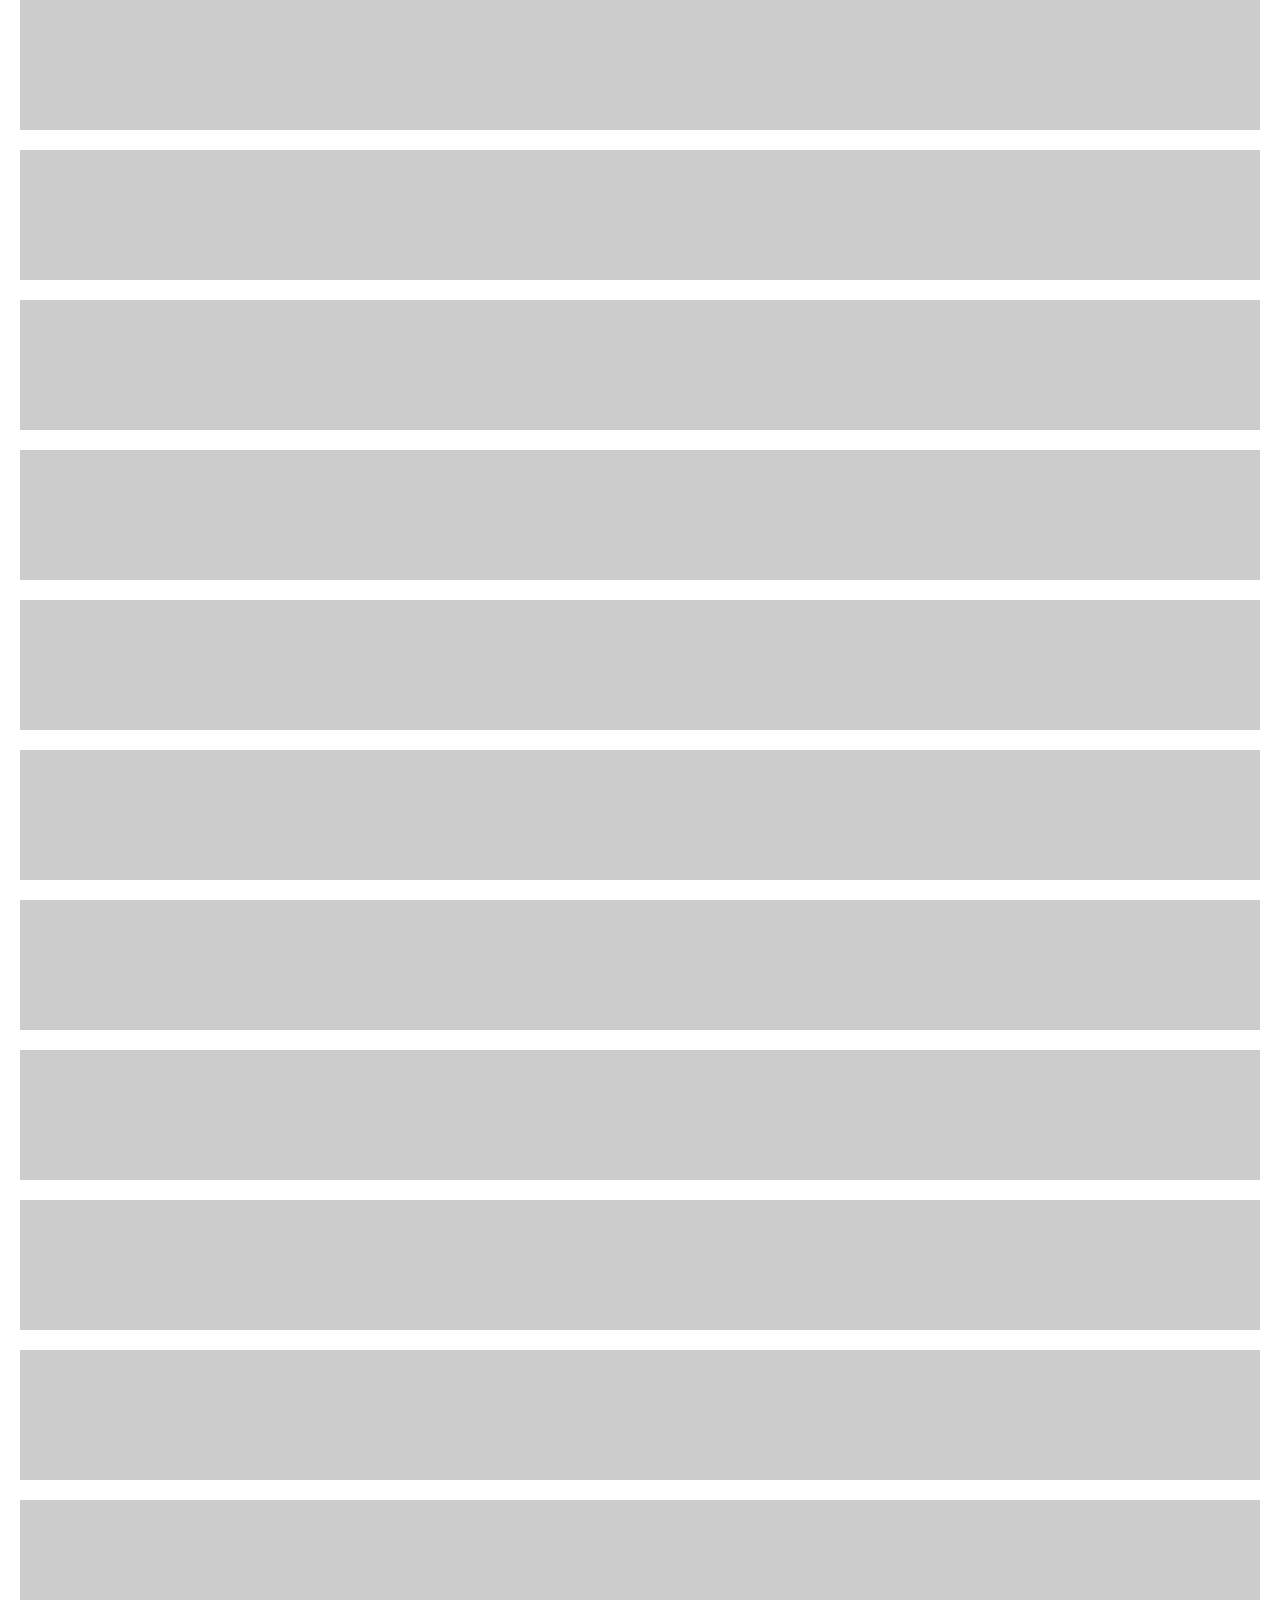
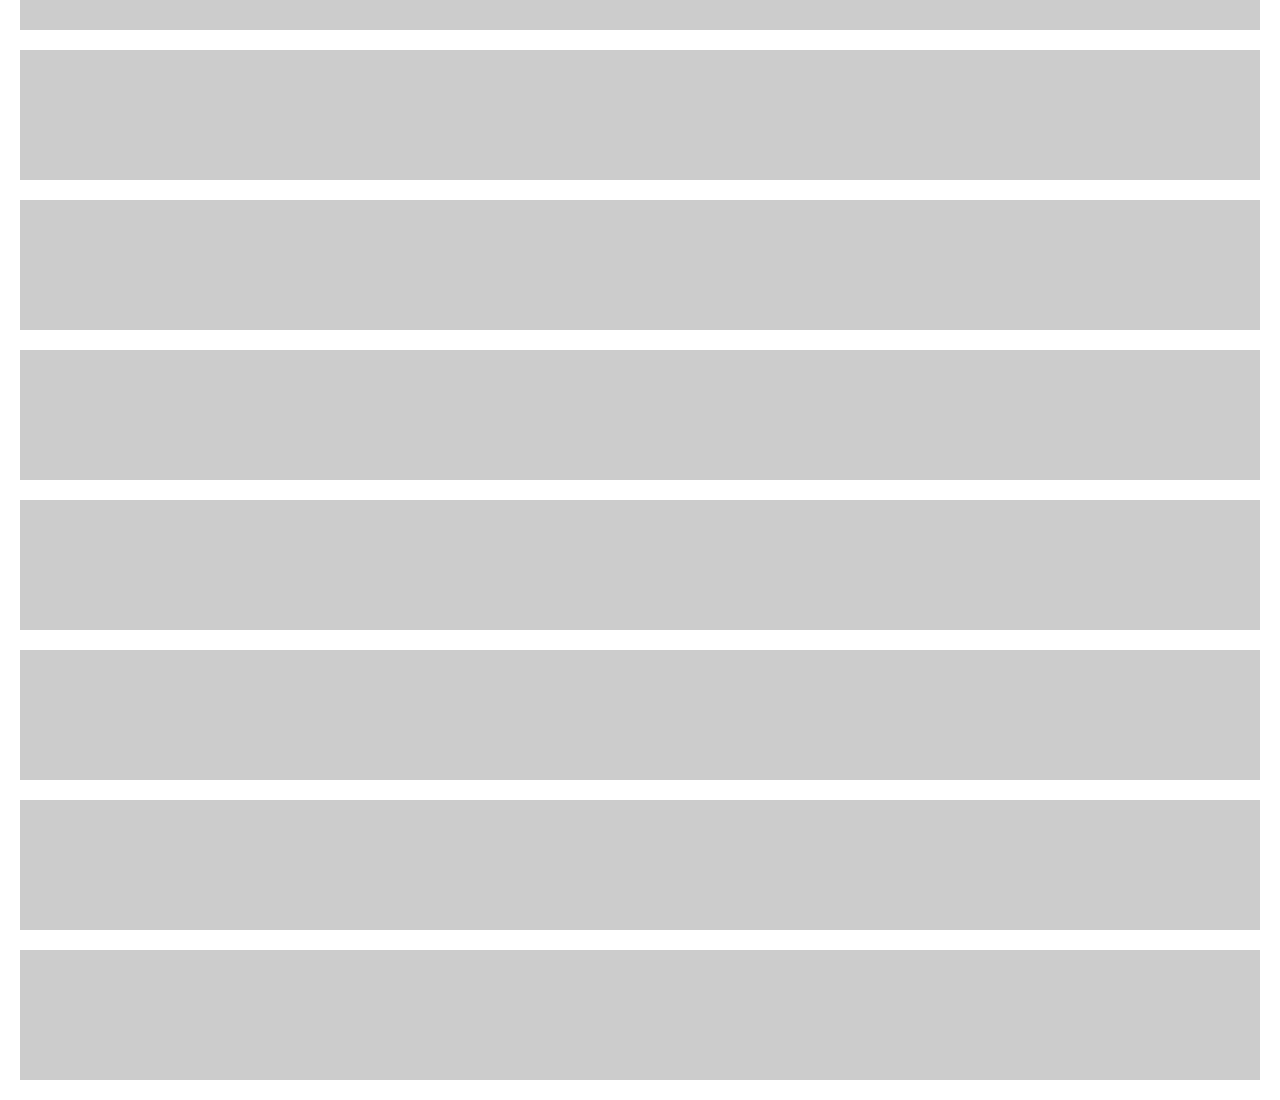
<file: aos-master/test/fixtures/aos-offset.fixture.html>
<!DOCTYPE html>
<html>
  <head>
    <title></title>
    <style type="text/css">
      * {box-sizing: border-box;}
      body {
        margin: 0; padding: 0 20px; text-align: center;
      }
      .aos-item {
        width: 100%; height: 130px; margin: 0 0 20px 0; background: #ccc;
      }
    </style>
  </head>
  <body class="body">
    <div class="aos-item aos-item--1" data-aos-offset="50" data-aos="fade"></div>
    <div class="aos-item aos-item--2" data-aos-offset="50" data-aos="fade-up"></div>
    <div class="aos-item aos-item--3" data-aos-offset="50" data-aos="fade-down"></div>
    <div class="aos-item aos-item--4" data-aos-offset="50" data-aos="fade-left"></div>
    <div class="aos-item aos-item--5" data-aos-offset="50" data-aos="fade-right"></div>
    <div class="aos-item aos-item--6" data-aos-offset="50" data-aos="flip-up"></div>
    <div class="aos-item aos-item--7" data-aos-offset="50" data-aos="flip-down"></div>
    <div class="aos-item aos-item--8" data-aos-offset="50" data-aos="flip-left"></div>
    <div class="aos-item aos-item--9" data-aos-offset="50" data-aos="flip-right"></div>
    <div class="aos-item aos-item--10" data-aos-offset="50" data-aos="zoom-in"></div>
    <div class="aos-item aos-item--11" data-aos-offset="50" data-aos="zoom-in-up"></div>
    <div class="aos-item aos-item--12" data-aos-offset="50" data-aos="zoom-in-down"></div>
    <div class="aos-item aos-item--13" data-aos-offset="50" data-aos="zoom-in-left"></div>
    <div class="aos-item aos-item--14" data-aos-offset="50" data-aos="zoom-in-right"></div>
    <div class="aos-item aos-item--15" data-aos-offset="50" data-aos="slide-up"></div>
    <div class="aos-item aos-item--16" data-aos-offset="50" data-aos="slide-down"></div>
    <div class="aos-item aos-item--17" data-aos-offset="50" data-aos="slide-left"></div>
    <div class="aos-item aos-item--18" data-aos-offset="50" data-aos="slide-right"></div>
  </body>
</html>
</file>
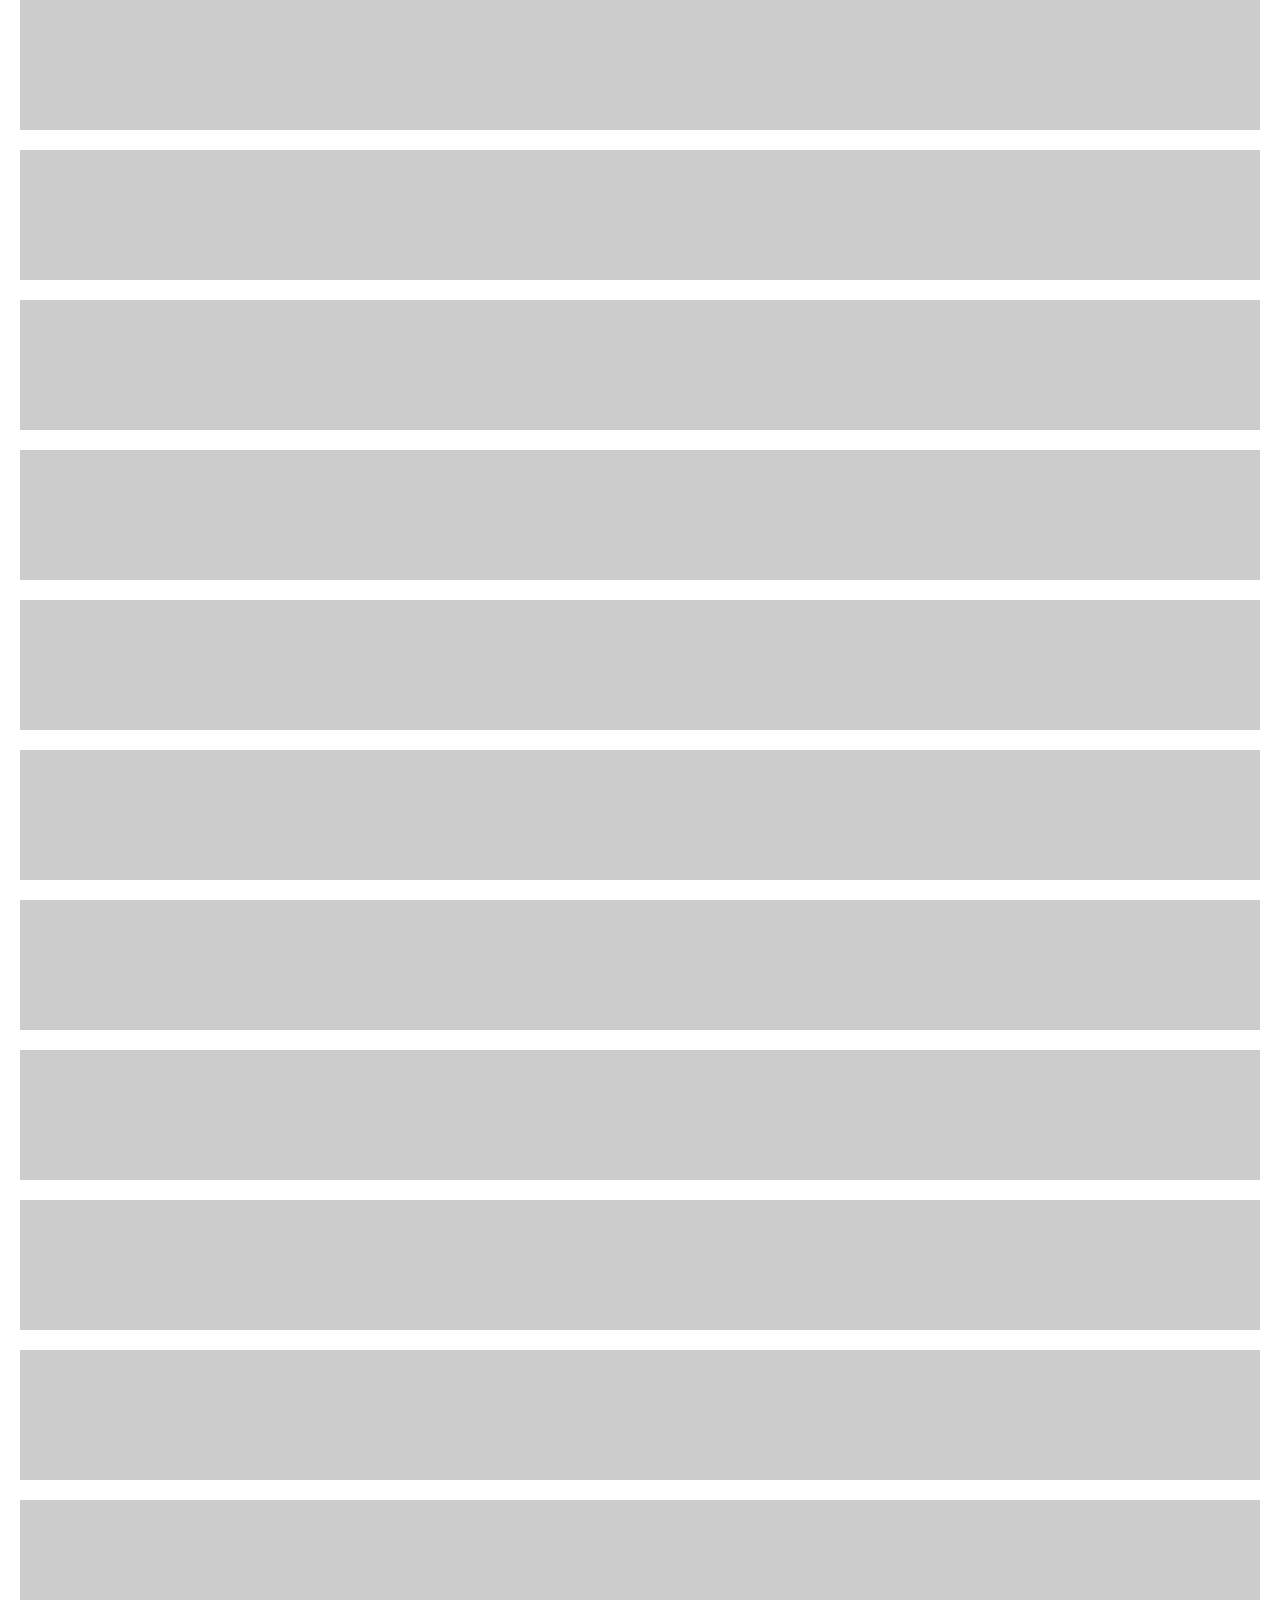
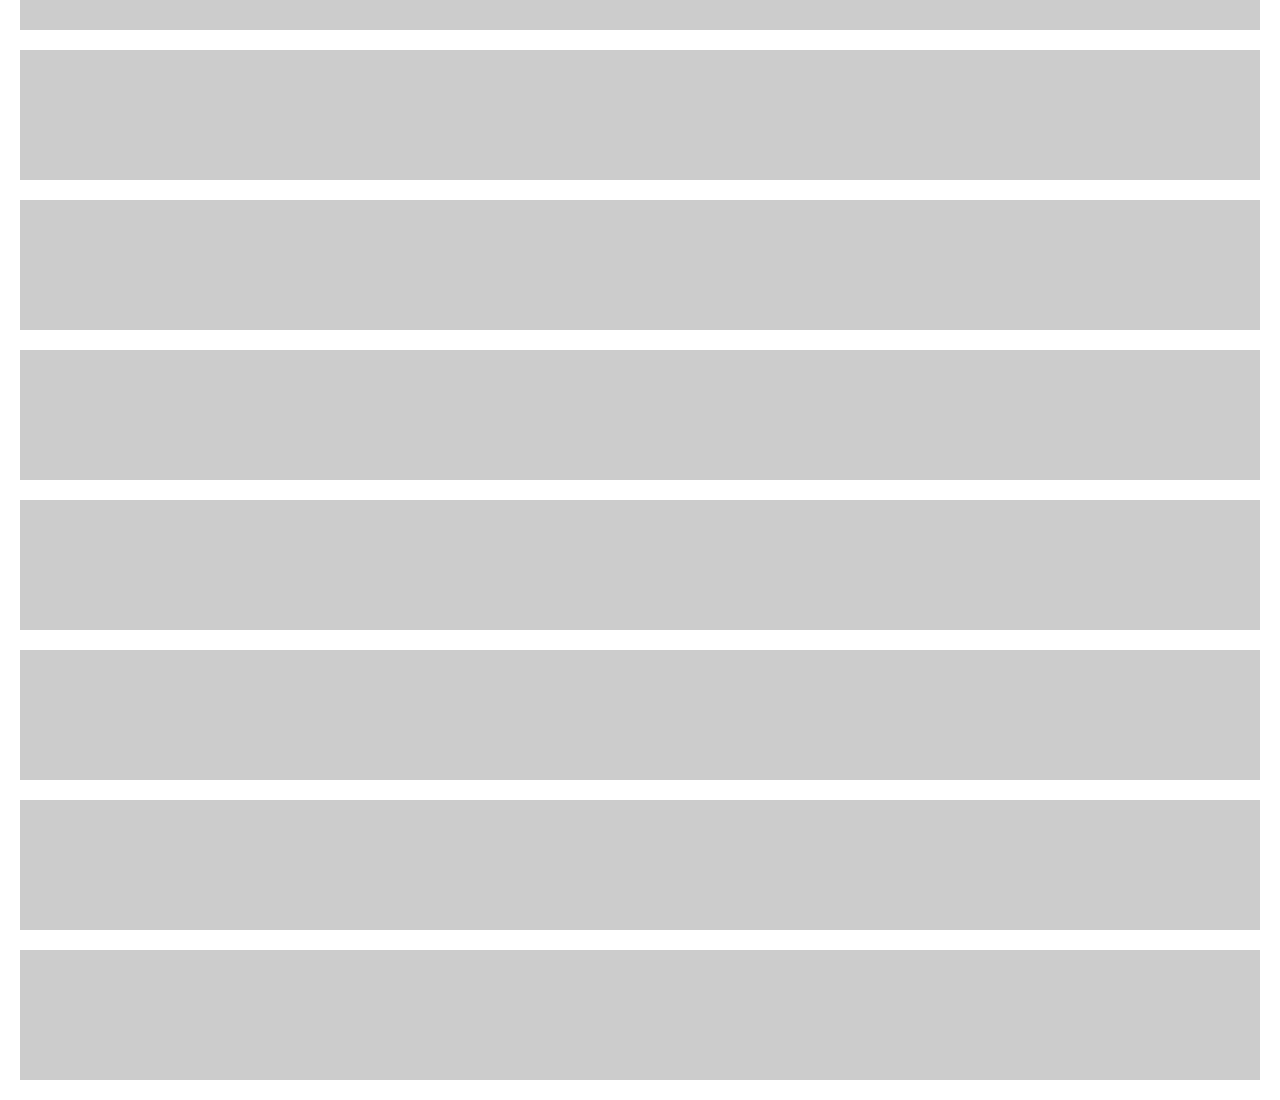
<file: aos-master/test/fixtures/aos.fixture.html>
<!DOCTYPE html>
<html>
  <head>
    <title></title>
    <style type="text/css">
      * {box-sizing: border-box;}
      body {
        margin: 0; padding: 0 20px; text-align: center;
      }
      .aos-item {
        width: 100%; height: 130px; margin: 0 0 20px 0; background: #ccc;
      }
    </style>
  </head>
  <body class="body">
    <div class="aos-item aos-item--1" data-aos="fade"></div>
    <div class="aos-item aos-item--2" data-aos="fade-up"></div>
    <div class="aos-item aos-item--3" data-aos="fade-down"></div>
    <div class="aos-item aos-item--4" data-aos="fade-left"></div>
    <div class="aos-item aos-item--5" data-aos="fade-right"></div>
    <div class="aos-item aos-item--6" data-aos="flip-up"></div>
    <div class="aos-item aos-item--7" data-aos="flip-down"></div>
    <div class="aos-item aos-item--8" data-aos="flip-left"></div>
    <div class="aos-item aos-item--9" data-aos="flip-right"></div>
    <div class="aos-item aos-item--10" data-aos="zoom-in"></div>
    <div class="aos-item aos-item--11" data-aos="zoom-in-up"></div>
    <div class="aos-item aos-item--12" data-aos="zoom-in-down"></div>
    <div class="aos-item aos-item--13" data-aos="zoom-in-left"></div>
    <div class="aos-item aos-item--14" data-aos="zoom-in-right"></div>
    <div class="aos-item aos-item--15" data-aos="slide-up"></div>
    <div class="aos-item aos-item--16" data-aos="slide-down"></div>
    <div class="aos-item aos-item--17" data-aos="slide-left"></div>
    <div class="aos-item aos-item--18" data-aos="slide-right"></div>
  </body>
</html>
</file>
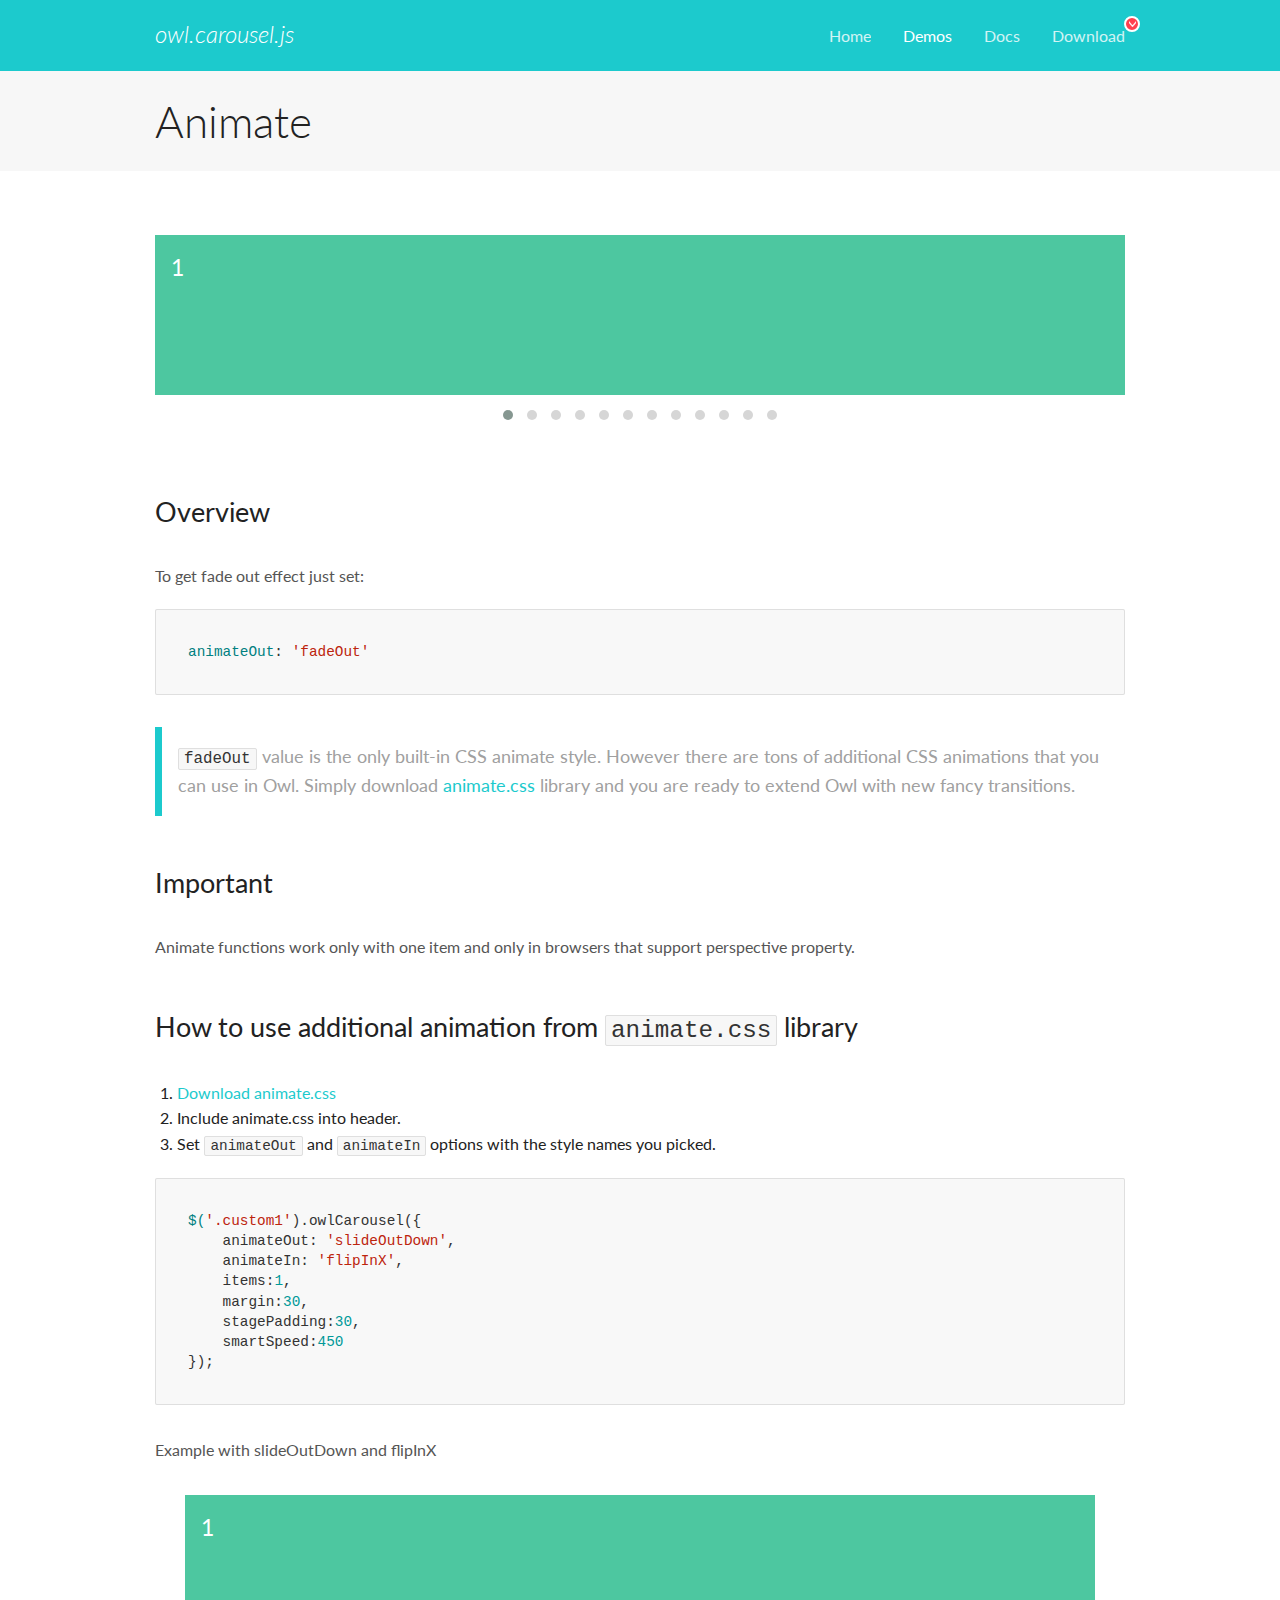
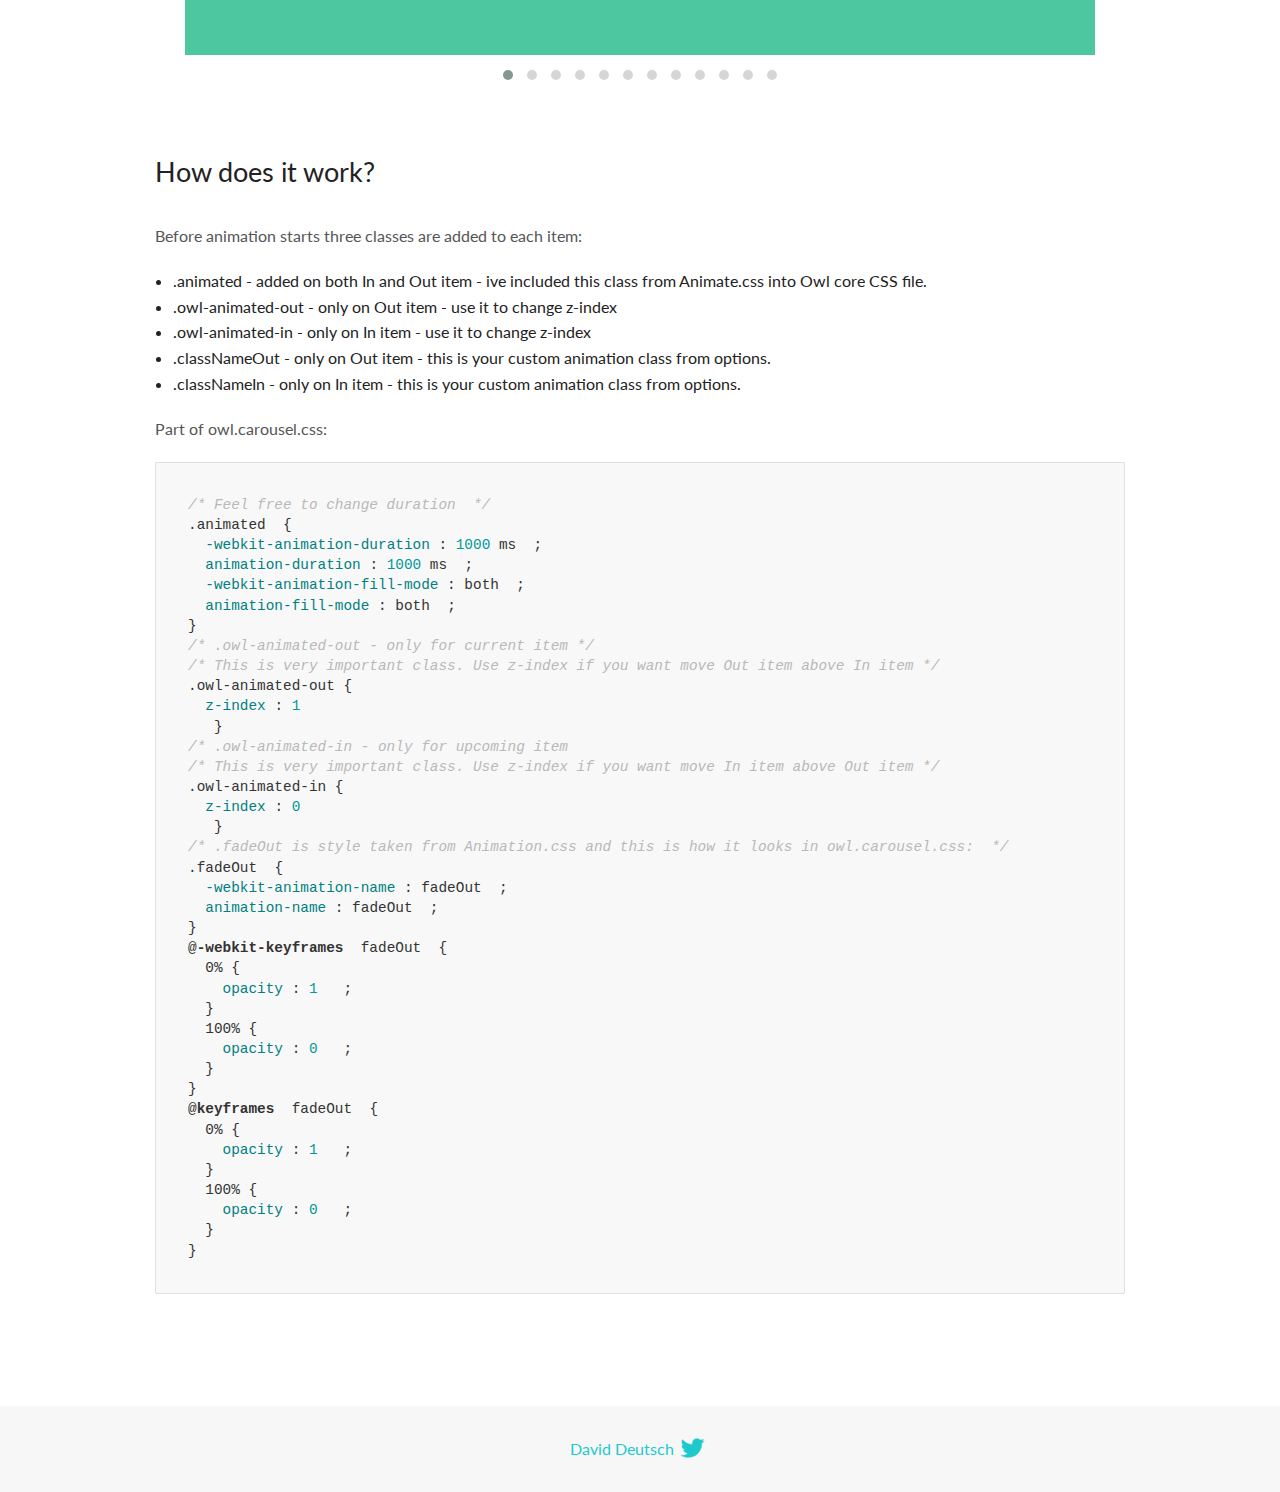
<file: owlcarousel/docs/demos/animate.html>
<!DOCTYPE html>
<html lang="en">
  <head>

    <!-- head -->
    <meta charset="utf-8">
    <meta name="msapplication-tap-highlight" content="no" />
    <meta name="viewport" content="width=device-width, initial-scale=1.0" />
    <meta name="description" content="Animate carousel">
    <meta name="author" content="David Deutsch">
    <title>
      Animate Demo | Owl Carousel | 2.3.4
    </title>

    <!-- Stylesheets -->
    <link href='https://fonts.googleapis.com/css?family=Lato:300,400,700,400italic,300italic' rel='stylesheet' type='text/css'>
    <link rel="stylesheet" href="../assets/css/docs.theme.min.css">

    <!-- Owl Stylesheets -->
    <link rel="stylesheet" href="../assets/owlcarousel/assets/owl.carousel.min.css">
    <link rel="stylesheet" href="../assets/owlcarousel/assets/owl.theme.default.min.css">

    <!-- HTML5 shim and Respond.js IE8 support of HTML5 elements and media queries -->

    <!--[if lt IE 9]>
      <script src="https://oss.maxcdn.com/libs/html5shiv/3.7.0/html5shiv.js"></script>
      <script src="https://oss.maxcdn.com/libs/respond.js/1.3.0/respond.min.js"></script>
    <![endif]-->

    <!-- Favicons -->
    <link rel="apple-touch-icon-precomposed" sizes="144x144" href="../assets/ico/apple-touch-icon-144-precomposed.png">
    <link rel="shortcut icon" href="../assets/ico/favicon.png">
    <link rel="shortcut icon" href="favicon.ico">

    <!-- Yeah i know js should not be in header. Its required for demos.-->

    <!-- javascript -->
    <script src="../assets/vendors/jquery.min.js"></script>
    <script src="../assets/owlcarousel/owl.carousel.js"></script>
  </head>
  <body>

    <!-- header -->
    <header class="header">
      <div class="row">
        <div class="large-12 columns">
          <div class="brand left">
            <h3>
              <a href="/OwlCarousel2/">owl.carousel.js</a> 
            </h3>
          </div>
          <a id="toggle-nav" class="right">
            <span></span> <span></span> <span></span> 
          </a> 
          <div class="nav-bar">
            <ul class="clearfix">
              <li> <a href="/OwlCarousel2/index.html">Home</a>  </li>
              <li class="active">
                <a href="/OwlCarousel2/demos/demos.html">Demos</a> 
              </li>
              <li> <a href="/OwlCarousel2/docs/started-welcome.html">Docs</a>  </li>
              <li>
                <a href="https://github.com/OwlCarousel2/OwlCarousel2/archive/2.3.4.zip">Download</a> 
                <span class="download"></span> 
              </li>
            </ul>
          </div>
        </div>
      </div>
    </header>

    <!-- title -->
    <section class="title">
      <div class="row">
        <div class="large-12 columns">
          <h1>Animate</h1>
        </div>
      </div>
    </section>

    <!--  Demos -->
    <section id="demos">
      <div class="row">
        <div class="large-12 columns">
          <div class="fadeOut owl-carousel owl-theme">
            <div class="item">
              <h4>1</h4>
            </div>
            <div class="item">
              <h4>2</h4>
            </div>
            <div class="item">
              <h4>3</h4>
            </div>
            <div class="item">
              <h4>4</h4>
            </div>
            <div class="item">
              <h4>5</h4>
            </div>
            <div class="item">
              <h4>6</h4>
            </div>
            <div class="item">
              <h4>7</h4>
            </div>
            <div class="item">
              <h4>8</h4>
            </div>
            <div class="item">
              <h4>9</h4>
            </div>
            <div class="item">
              <h4>10</h4>
            </div>
            <div class="item">
              <h4>11</h4>
            </div>
            <div class="item">
              <h4>12</h4>
            </div>
          </div>
          <h3 id="overview">Overview</h3>
          <p>To get fade out effect just set:</p>
          <pre><code>animateOut: &#39;fadeOut&#39;</code></pre>
          <blockquote>
            <p><code>fadeOut</code> value is the only built-in CSS animate style. However there are tons of additional CSS animations that you can use in Owl. Simply download
              <a href="https://daneden.github.io/animate.css/">animate.css</a>  library and you are ready to extend Owl with new fancy transitions.</p>
          </blockquote>
          <h3 id="important">Important</h3>
          <p>Animate functions work only with one item and only in browsers that support perspective property.</p>
          <h3 id="how-to-use-additional-animation-from-animate-css-library">How to use additional animation from <code>animate.css</code> library</h3>
          <ol>
            <li> <a href="https://daneden.github.io/animate.css/">Download animate.css</a>  </li>
            <li>Include animate.css into header.</li>
            <li>Set <code>animateOut</code> and <code>animateIn</code> options with the style names you picked.</li>
          </ol>
          <pre><code>$(&#39;.custom1&#39;).owlCarousel({
    animateOut: &#39;slideOutDown&#39;,
    animateIn: &#39;flipInX&#39;,
    items:1,
    margin:30,
    stagePadding:30,
    smartSpeed:450
});</code></pre>
          <p>Example with slideOutDown and flipInX</p>
          <div class="custom1 owl-carousel owl-theme">
            <div class="item">
              <h4>1</h4>
            </div>
            <div class="item">
              <h4>2</h4>
            </div>
            <div class="item">
              <h4>3</h4>
            </div>
            <div class="item">
              <h4>4</h4>
            </div>
            <div class="item">
              <h4>5</h4>
            </div>
            <div class="item">
              <h4>6</h4>
            </div>
            <div class="item">
              <h4>7</h4>
            </div>
            <div class="item">
              <h4>8</h4>
            </div>
            <div class="item">
              <h4>9</h4>
            </div>
            <div class="item">
              <h4>10</h4>
            </div>
            <div class="item">
              <h4>11</h4>
            </div>
            <div class="item">
              <h4>12</h4>
            </div>
          </div>
          <h3 id="how-does-it-work-">How does it work?</h3>
          <p>Before animation starts three classes are added to each item:</p>
          <ul>
            <li>.animated - added on both In and Out item - ive included this class from Animate.css into Owl core CSS file.</li>
            <li>.owl-animated-out - only on Out item - use it to change z-index</li>
            <li>.owl-animated-in - only on In item - use it to change z-index</li>
            <li>.classNameOut - only on Out item - this is your custom animation class from options.</li>
            <li>.classNameIn - only on In item - this is your custom animation class from options.</li>
          </ul>
          <p>Part of owl.carousel.css:</p>
          <pre><code class="language-css"><span class="comment">/* Feel free to change duration  */</span> 
<span class="class">.animated</span>  <span class="rules">{
  <span class="rule"><span class="attribute">-webkit-animation-duration</span> :<span class="value"> <span class="number">1000</span> ms</span> </span> ;
  <span class="rule"><span class="attribute">animation-duration</span> :<span class="value"> <span class="number">1000</span> ms</span> </span> ;
  <span class="rule"><span class="attribute">-webkit-animation-fill-mode</span> :<span class="value"> both</span> </span> ;
  <span class="rule"><span class="attribute">animation-fill-mode</span> :<span class="value"> both</span> </span> ;
<span class="rule">}</span> </span> 
<span class="comment">/* .owl-animated-out - only for current item */</span> 
<span class="comment">/* This is very important class. Use z-index if you want move Out item above In item */</span> 
<span class="class">.owl-animated-out</span> <span class="rules">{
  <span class="rule"><span class="attribute">z-index</span> :<span class="value"> <span class="number">1</span> 
</span> </span> </span> }
<span class="comment">/* .owl-animated-in - only for upcoming item
/* This is very important class. Use z-index if you want move In item above Out item */</span> 
<span class="class">.owl-animated-in</span> <span class="rules">{
  <span class="rule"><span class="attribute">z-index</span> :<span class="value"> <span class="number">0</span> 
</span> </span> </span> }
<span class="comment">/* .fadeOut is style taken from Animation.css and this is how it looks in owl.carousel.css:  */</span> 
<span class="class">.fadeOut</span>  <span class="rules">{
  <span class="rule"><span class="attribute">-webkit-animation-name</span> :<span class="value"> fadeOut</span> </span> ;
  <span class="rule"><span class="attribute">animation-name</span> :<span class="value"> fadeOut</span> </span> ;
<span class="rule">}</span> </span> 
<span class="at_rule">@<span class="keyword">-webkit-keyframes</span>  fadeOut </span> {
  0% <span class="rules">{
    <span class="rule"><span class="attribute">opacity</span> :<span class="value"> <span class="number">1</span> </span> </span> ;
  <span class="rule">}</span> </span> 
  100% <span class="rules">{
    <span class="rule"><span class="attribute">opacity</span> :<span class="value"> <span class="number">0</span> </span> </span> ;
  <span class="rule">}</span> </span> 
}
<span class="at_rule">@<span class="keyword">keyframes</span>  fadeOut </span> {
  0% <span class="rules">{
    <span class="rule"><span class="attribute">opacity</span> :<span class="value"> <span class="number">1</span> </span> </span> ;
  <span class="rule">}</span> </span> 
  100% <span class="rules">{
    <span class="rule"><span class="attribute">opacity</span> :<span class="value"> <span class="number">0</span> </span> </span> ;
  <span class="rule">}</span> </span> 
}</code></pre>
          <link rel="stylesheet" href="../assets/css/animate.css">
          <script>
            jQuery(document).ready(function($) {
              $('.fadeOut').owlCarousel({
                items: 1,
                animateOut: 'fadeOut',
                loop: true,
                margin: 10,
              });
              $('.custom1').owlCarousel({
                animateOut: 'slideOutDown',
                animateIn: 'flipInX',
                items: 1,
                margin: 30,
                stagePadding: 30,
                smartSpeed: 450
              });
            });
          </script>
        </div>
      </div>
    </section>

    <!-- footer -->
    <footer class="footer">
      <div class="row">
        <div class="large-12 columns">
          <h5>
            <a href="/OwlCarousel2/docs/support-contact.html">David Deutsch</a> 
            <a id="custom-tweet-button" href="https://twitter.com/share?url=https://github.com/OwlCarousel2/OwlCarousel2&text=Owl Carousel - This is so awesome! " target="_blank"></a> 
          </h5>
        </div>
      </div>
    </footer>

    <!-- vendors -->
    <script src="../assets/vendors/highlight.js"></script>
    <script src="../assets/js/app.js"></script>
  </body>
</html>
</file>
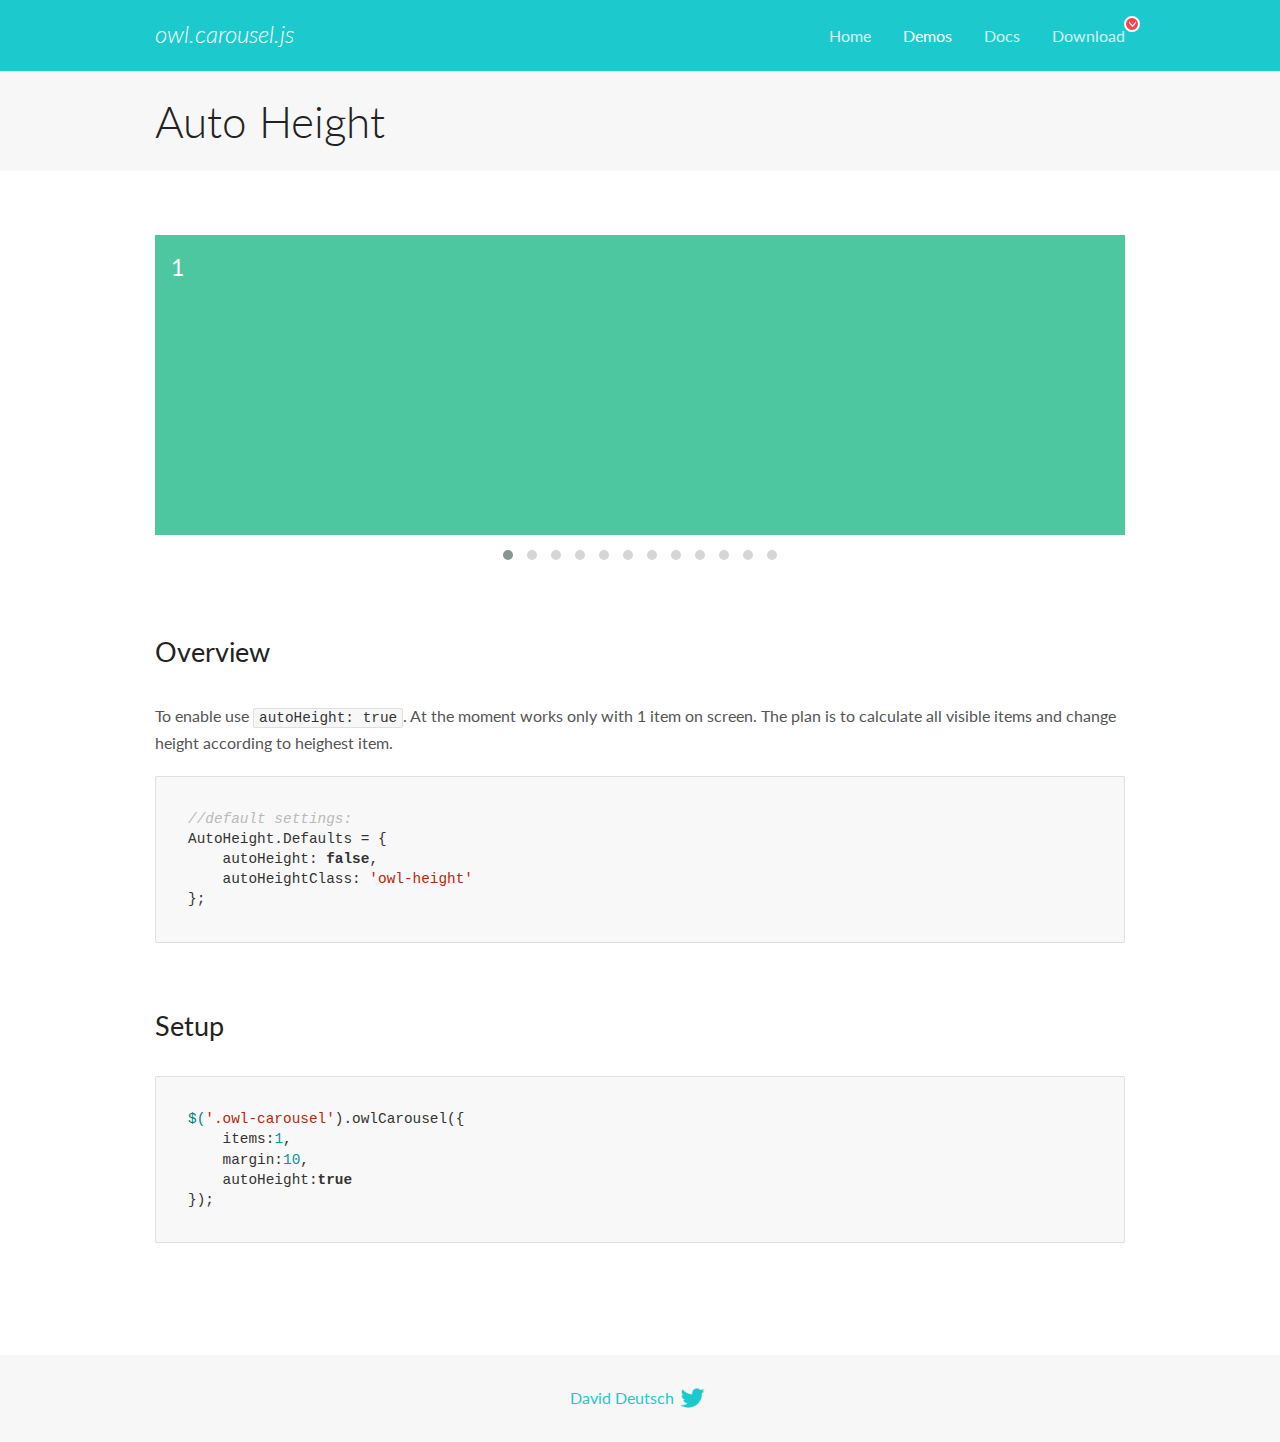
<file: owlcarousel/docs/demos/autoheight.html>
<!DOCTYPE html>
<html lang="en">
  <head>

    <!-- head -->
    <meta charset="utf-8">
    <meta name="msapplication-tap-highlight" content="no" />
    <meta name="viewport" content="width=device-width, initial-scale=1.0" />
    <meta name="description" content="autoHeight usage demo">
    <meta name="author" content="David Deutsch">
    <title>
      Auto Height Demo | Owl Carousel | 2.3.4
    </title>

    <!-- Stylesheets -->
    <link href='https://fonts.googleapis.com/css?family=Lato:300,400,700,400italic,300italic' rel='stylesheet' type='text/css'>
    <link rel="stylesheet" href="../assets/css/docs.theme.min.css">

    <!-- Owl Stylesheets -->
    <link rel="stylesheet" href="../assets/owlcarousel/assets/owl.carousel.min.css">
    <link rel="stylesheet" href="../assets/owlcarousel/assets/owl.theme.default.min.css">

    <!-- HTML5 shim and Respond.js IE8 support of HTML5 elements and media queries -->

    <!--[if lt IE 9]>
      <script src="https://oss.maxcdn.com/libs/html5shiv/3.7.0/html5shiv.js"></script>
      <script src="https://oss.maxcdn.com/libs/respond.js/1.3.0/respond.min.js"></script>
    <![endif]-->

    <!-- Favicons -->
    <link rel="apple-touch-icon-precomposed" sizes="144x144" href="../assets/ico/apple-touch-icon-144-precomposed.png">
    <link rel="shortcut icon" href="../assets/ico/favicon.png">
    <link rel="shortcut icon" href="favicon.ico">

    <!-- Yeah i know js should not be in header. Its required for demos.-->

    <!-- javascript -->
    <script src="../assets/vendors/jquery.min.js"></script>
    <script src="../assets/owlcarousel/owl.carousel.js"></script>
  </head>
  <body>

    <!-- header -->
    <header class="header">
      <div class="row">
        <div class="large-12 columns">
          <div class="brand left">
            <h3>
              <a href="/OwlCarousel2/">owl.carousel.js</a> 
            </h3>
          </div>
          <a id="toggle-nav" class="right">
            <span></span> <span></span> <span></span> 
          </a> 
          <div class="nav-bar">
            <ul class="clearfix">
              <li> <a href="/OwlCarousel2/index.html">Home</a>  </li>
              <li class="active">
                <a href="/OwlCarousel2/demos/demos.html">Demos</a> 
              </li>
              <li> <a href="/OwlCarousel2/docs/started-welcome.html">Docs</a>  </li>
              <li>
                <a href="https://github.com/OwlCarousel2/OwlCarousel2/archive/2.3.4.zip">Download</a> 
                <span class="download"></span> 
              </li>
            </ul>
          </div>
        </div>
      </div>
    </header>

    <!-- title -->
    <section class="title">
      <div class="row">
        <div class="large-12 columns">
          <h1>Auto Height</h1>
        </div>
      </div>
    </section>

    <!--  Demos -->
    <section id="demos">
      <div class="row">
        <div class="large-12 columns">
          <div class="owl-carousel owl-theme">
            <div class="item" style="height:300px">
              <h4>1</h4>
            </div>
            <div class="item" style="height:100px">
              <h4>2</h4>
            </div>
            <div class="item" style="height:500px">
              <h4>3</h4>
            </div>
            <div class="item" style="height:250px">
              <h4>4</h4>
            </div>
            <div class="item" style="height:400px">
              <h4>5</h4>
            </div>
            <div class="item" style="height:500px">
              <h4>6</h4>
            </div>
            <div class="item" style="height:600px">
              <h4>7</h4>
            </div>
            <div class="item" style="height:400px">
              <h4>8</h4>
            </div>
            <div class="item" style="height:300px">
              <h4>9</h4>
            </div>
            <div class="item" style="height:350px">
              <h4>10</h4>
            </div>
            <div class="item" style="height:200px">
              <h4>11</h4>
            </div>
            <div class="item" style="height:150px">
              <h4>12</h4>
            </div>
          </div>
          <h3 id="overview">Overview</h3>
          <p>To enable use <code>autoHeight: true</code>. At the moment works only with 1 item on screen. The plan is to calculate all visible items and change height according to heighest item.</p>
          <pre><code>//default settings:
AutoHeight.Defaults = {
    autoHeight: false,
    autoHeightClass: &#39;owl-height&#39;
};</code></pre>
          <h3 id="setup">Setup</h3>
          <pre><code>$(&#39;.owl-carousel&#39;).owlCarousel({
    items:1,
    margin:10,
    autoHeight:true
});</code></pre>
          <script>
            $(document).ready(function() {
              $('.owl-carousel').owlCarousel({
                items: 1,
                margin: 10,
                autoHeight: true
              });
            })
          </script>
        </div>
      </div>
    </section>

    <!-- footer -->
    <footer class="footer">
      <div class="row">
        <div class="large-12 columns">
          <h5>
            <a href="/OwlCarousel2/docs/support-contact.html">David Deutsch</a> 
            <a id="custom-tweet-button" href="https://twitter.com/share?url=https://github.com/OwlCarousel2/OwlCarousel2&text=Owl Carousel - This is so awesome! " target="_blank"></a> 
          </h5>
        </div>
      </div>
    </footer>

    <!-- vendors -->
    <script src="../assets/vendors/highlight.js"></script>
    <script src="../assets/js/app.js"></script>
  </body>
</html>
</file>
<file: contact/contact.css>
:root {
  --mont: 'Montserrat';
}

* {
  margin: 0;
  padding: 0;
  box-sizing: border-box;
}

body {
  position: relative;
}

.menuOverlay {
  position: fixed;
  z-index: 3000;
  width: 0;
  background-color: white;
  box-shadow: 0 4px 8px 0 rgba(0, 0, 0, 0.2), 0 6px 20px 0 rgba(0, 0, 0, 0.19);
  height: 100vh;
  right: 0;
  top: 0;
  display: flex;
  justify-content: center;
  align-items: center;
  flex-direction: column;
  gap: 20px;
  overflow: hidden;
  transition: width 0.4s ease;
}

.menuOverlay a {
  text-decoration: none;
  color: rgb(2, 52, 48);
  font-family: var(--mont);
  font-weight: 600;
  transition: transform;
  transition-duration: var(--transition-duration);
}

.menuOverlay button {
  position: absolute;
  top: 30px;
  right: 20px;
  padding: 10px 12px;
  border: none;
  background-color: rgb(2, 52, 48);
  color: white;
  border-radius: 100%;
  transition: transform;
  transition-duration: 0.4s;
  display: none;
}

.menuOverlay button:hover {
  cursor: pointer;
  transform: scale(1.2);
}

.menuOverlay a:hover {
  cursor: pointer;
  transform: scale(1.1);
}

nav {
  position: fixed;
  width: 100%;
  display: flex;
  justify-content: space-around;
  align-items: center;
  padding: 5px 10px;
  z-index: 1000;
  background-color: white;
  box-shadow: 0 4px 8px 0 rgba(0, 0, 0, 0.2), 0 6px 20px 0 rgba(0, 0, 0, 0.19);
}

nav a {
  text-decoration: none;
  color: white;
  font-family: var(--mont);
  font-weight: 700;
  font-size: 13px;
  line-height: 27px;
}

.nav-links {
  display: flex;
  gap: 30px;
  /* margin-left: 50px; */
}

.nav-links a {
  position: relative;
  color: rgb(2, 52, 48);
}

.nav-links a::before {
  content: "";
  position: absolute;
  bottom: 0;
  width: 0;
  /* border-bottom: 3px solid rgb(2, 52, 48); */
  border-bottom: 3px solid rgb(2, 52, 48);
  transition: width;
  transition-duration: 0.4s;
}

.nav-links a:hover::before {
  width: 100%;
}

.nav-right {
  display: flex;
  align-items: center;
  gap: 10px;
}

.nav-right a {
  background-color: rgb(64, 179, 62);
  color: white;
  padding: 5px 20px;
  border-radius: 20px;
}

.nav-right button {
  border: none;
  color: rgb(224, 225, 204);
  background-color: rgb(2, 52, 48);
  padding: 10px 12px;
  font-size: 20px;
  border-radius: 100%;
  display: none;
}

.contact {
  display: flex;
  flex-direction: column;
  gap: 30px;
  padding-top: 100px;
  z-index: -1;
}

.contact .title {
  font-size: 50px;
  font-weight: 700;
  color: rgb(2, 52, 48);
  line-height: 50px;
  font-family: var(--mont);
  text-align: center;
}

.contact p {
  text-align: center;
  color: rgb(2, 52, 48);
}

form {
  width: 100%;
  margin: auto;
  border-radius: 20px;
  padding: 50px 20px;
  display: flex;
  flex-direction: column;
  gap: 30px;
  /* background-color: rgb(64, 179, 62); */
  background-color: white;
  box-shadow: 0 4px 8px 0 rgba(184, 242, 177, 0.2), 0 6px 20px 0 rgba(162, 255, 169, 0.19);

}

.fname {
  display: flex;
  justify-content: space-around;
  gap: 20px;
}

.numbers {
  display: flex;
  justify-content: space-around;
  gap: 20px;
}

form label {
  color: rgb(2, 52, 48);
  font-weight: 700;
}

.name,
.email,
.phone,
.subject {
  font-size: 16px;
  padding: 10px 15px;
  border-radius: 5px;
  outline: none;
  border: 1px solid rgb(2, 52, 48);
}

.name::placeholder,
.email::placeholder,
.phone::placeholder,
.subject::placeholder,
textarea {
  font-size: 14px;
  color: rgb(2, 52, 48);
  font-weight: 500;
}

textarea {
  width: 100%;
  height: 150px;
  padding: 40px;
  outline: none;
  border-radius: 20px;
  font-family: var(--mont);
  resize: none;
}

.support {
  text-decoration: none;
  color: rgb(64, 179, 62);
  font-weight: 700;
  background-color: rgb(2, 52, 48);
  padding: 10px;
  border-radius: 20px;
}

.support span {
  background-color: white;
  color: rgb(2, 52, 48);
  padding: 5px 12px;
  border-radius: 100%;
}

.also {
  margin: 50px auto;
}

.also .title {
  text-align: center;
  font-family: var(--bebas);
  font-size: 25px;
  color: rgb(2, 52, 48);
}

.values {
  width: 90%;
  margin: 30px auto;
}

.vals {
  display: flex;
  justify-content: space-around;
  flex-wrap: wrap;
  gap: 15px;
}

.vals h2 {
  color: white;
}

.vals p {
  color: rgb(2, 52, 48);
  font-weight: 600;
}

.val1,
.val2,
.val3,
.val4 {
  text-align: center;
  width: 30%;
  background-color: rgb(64, 179, 62);
  padding: 10px;
  border-radius: 30px;
  display: flex;
  flex-direction: column;
  align-items: center;
  gap: 20px;
}

.val3 a {
  text-decoration: none;
  color: rgb(2, 52, 48);
  font-weight: 500;
}

.contact-divs {
  display: flex;
  justify-content: space-between;
  gap: 30px;
  width: 100%;
  margin: auto;
}

.contact-left,
.contact-right {
  width: 50%;
  height: 550px;
}

.contact-left img {
  width: 100%;
  height: 100%;
  object-fit: cover;
  border-radius: 30px;
}

footer {
  box-shadow: 0 4px 8px 0 rgba(0, 0, 0, 0.2), 0 6px 20px 0 rgba(0, 0, 0, 0.19);
}

footer a {
  text-decoration: none;
  color: green;
  font-family: var(--mont);
}

.foot {
  display: flex;
  justify-content: space-between;
  padding: 10px;
  align-items: center;
  gap: 30px;
}

.socials {
  display: flex;
  gap: 30px;
  align-items: center;
}

.socials a {
  transition: transform;
  transition-duration: 0.4s;
}


.socials a:hover {
  transform: scale(1.1);
}

.foot p {
  font-family: var(--mont);
  font-weight: 500;
  font-size: 14px;
}

.send {
  width: 100%;
  display: flex;
  justify-content: center;
  background-color: rgb(64, 179, 62);
  color: white;
  padding: 20px;
  text-decoration: none;
  border-radius: 20px;
  transition: background-color;
  transition-duration: 0.3s;
}

.send:hover {
  background-color: rgb(2, 52, 48);
  font-weight: 600;
}



@media screen and (max-width: 900px) {

  .contact-divs {
    flex-direction: column;
    align-items: center;
  }

  .contact-left,
  .contact-right {
    width: 90%;
    margin: auto;
    height: 800px;
  }
}


@media screen and (max-width: 768px) {
  nav {
    justify-content: space-between;
  }

  .nav-links {
    display: none;
  }

  .nav-right button {
    display: block;
  }

  form {
    width: 90%;
  }

  .fname {
    flex-direction: column;
  }

  .numbers {
    flex-direction: column;
  }

  .name,
  .email,
  .phone,
  .subject {
    padding: 20px 15px;
  }

  .values h2 {
    font-size: 16px;
  }

  .also {
    padding-top: 250px;
  }

  .also .title {
    display: none;
  }

  .vals {
    margin-top: 100px;
  }

  .val1,
  .val2,
  .val3,
  .val4 {
    width: 80%;
  }

  footer {
    flex-direction: column;
  }

  .foot-left,
  .foot-right {
    width: 100%;
  }

  .contact-divs {
    flex-direction: column;
  }

  .contact-left,
  .contact-right {
    width: 100%;
    height: 400px;
  }

}
</file>
<file: donate/donate.css>
:root {
  --mont: 'Montserrat', sans-serif;
}

* {
  margin: 0;
  padding: 0;
  box-sizing: border-box;
}

body {
  position: relative;
}

h2,
p {
  font-family: var(--mont);
}

.menuOverlay {
  position: fixed;
  z-index: 3000;
  width: 0;
  background-color: white;
  box-shadow: 0 4px 8px 0 rgba(0, 0, 0, 0.2), 0 6px 20px 0 rgba(0, 0, 0, 0.19);
  height: 100vh;
  right: 0;
  top: 0;
  display: flex;
  justify-content: center;
  align-items: center;
  flex-direction: column;
  gap: 20px;
  overflow: hidden;
  transition: width 0.4s ease;
}

.menuOverlay a {
  text-decoration: none;
  color: rgb(2, 52, 48);
  font-family: var(--mont);
  font-weight: 600;
  transition: transform;
  transition-duration: var(--transition-duration);
}

.menuOverlay button {
  position: absolute;
  top: 30px;
  right: 20px;
  padding: 10px 12px;
  border: none;
  background-color: rgb(2, 52, 48);
  color: white;
  border-radius: 100%;
  transition: transform;
  transition-duration: 0.4s;
  display: none;
}

.menuOverlay button:hover {
  cursor: pointer;
  transform: scale(1.2);
}

.menuOverlay a:hover {
  cursor: pointer;
  transform: scale(1.1);
}


nav {
  position: fixed;
  width: 100%;
  display: flex;
  justify-content: space-around;
  align-items: center;
  padding: 5px 10px;
  z-index: 1000;
  background-color: white;
  box-shadow: 0 4px 8px 0 rgba(0, 0, 0, 0.2), 0 6px 20px 0 rgba(0, 0, 0, 0.19);
}

nav a {
  text-decoration: none;
  color: white;
  font-family: var(--mont);
  font-weight: 700;
  font-size: 13px;
  line-height: 27px;
}

.nav-links {
  display: flex;
  gap: 30px;
  /* margin-left: 50px; */
}

.nav-links a {
  position: relative;
  color: rgb(2, 52, 48);
}

.nav-links a::before {
  content: "";
  position: absolute;
  bottom: 0;
  width: 0;
  /* border-bottom: 3px solid rgb(2, 52, 48); */
  border-bottom: 3px solid rgb(2, 52, 48);
  transition: width;
  transition-duration: 0.4s;
}

.nav-links a:hover::before {
  width: 100%;
}

.nav-right {
  display: flex;
  align-items: center;
  gap: 10px;
}

.nav-right a {
  background-color: rgb(64, 179, 62);
  color: white;
  padding: 5px 20px;
  border-radius: 20px;
}

.nav-right button {
  border: none;
  color: rgb(224, 225, 204);
  background-color: rgb(2, 52, 48);
  padding: 10px 12px;
  font-size: 20px;
  border-radius: 100%;
  display: none;
}

.donate {
  padding-top: 100px;
}

.donate .title {
  text-align: center;
  font-family: var(--mont);
  font-size: 30px;
  color: rgb(2, 52, 48);
}

.prices {
  display: flex;
  justify-content: center;
  align-items: center;
  gap: 30px;
  width: 90%;
  margin: auto;
}

.p1 {
  display: flex;
  justify-content: center;
  flex-direction: column;
  align-items: center;
  padding: 30px 20px;
  border-radius: 20px;
  background-color: rgb(64, 179, 62);
  color: white;
  height: 300px;
}

.p1 h3 {
  font-family: var(--mont);
  font-weight: 700;
  font-size: 20px;
}

.p1 i {
  background-color: white;
  color: rgb(2, 52, 48);
  font-size: 26px;
  padding: 10px 12px;
  border-radius: 100%;
}

.donate p {
  text-align: center;
  color: white;
  font-weight: 600;
}

.p1 button {
  border: none;
  padding: 10px 15px;
  border-radius: 20px;
  margin-top: 30px;
  font-weight: 600;
  color: rgb(2, 52, 48);
}

.custom {
  width: 90%;
  margin: 30px auto;
  padding: 20px;
  display: flex;
  justify-content: space-around;
  align-items: center;
  gap: 20px;
}

.support {
  text-decoration: none;
  color: rgb(64, 179, 62);
  font-weight: 700;
  background-color: rgb(2, 52, 48);
  padding: 10px;
  border-radius: 20px;
}

.support span {
  background-color: white;
  color: rgb(2, 52, 48);
  padding: 5px 12px;
  border-radius: 100%;
}

.values {
  width: 90%;
  margin: 50px auto;
}

.values .title {
  font-size: 30px;
  font-weight: 700;
  color: rgb(2, 52, 48);
  line-height: 50px;
  font-family: var(--mont);
  text-align: center;
}

.vals {
  display: flex;
  justify-content: space-around;
  flex-wrap: wrap;
  gap: 20px;
  margin-top: 30px;
}

.vals h2 {
  color: white;
}

.vals p {
  color: white;
}

.val1,
.val2,
.val3,
.val4 {
  text-align: center;
  width: 33%;
  background-color: rgb(64, 179, 62);
  padding: 40px 10px;
  border-radius: 30px;
  transition: transform;
  transition-duration: 0.3s;
}

.val1:hover,
.val2:hover,
.val3:hover,
.val4:hover {
  cursor: pointer;
  transform: scale(1.1);
}

footer {
  box-shadow: 0 4px 8px 0 rgba(0, 0, 0, 0.2), 0 6px 20px 0 rgba(0, 0, 0, 0.19);
}

footer a {
  text-decoration: none;
  color: green;
  font-family: var(--mont);
}

.foot {
  display: flex;
  justify-content: space-between;
  padding: 10px;
  align-items: center;
  gap: 30px;
}

.socials {
  display: flex;
  gap: 30px;
  align-items: center;
}

.socials a {
  transition: transform;
  transition-duration: 0.4s;
}


.socials a:hover {
  transform: scale(1.1);
}

.foot p {
  font-family: var(--mont);
  font-weight: 500;
  font-size: 14px;
}

@media screen and (max-width: 768px) {
  nav {
    justify-content: space-between;
  }

  .nav-links {
    display: none;
  }

  .nav-right button {
    display: block;
  }

  .prices {
    flex-direction: column;
  }

  .custom {
    flex-direction: column;
    gap: 30px;
  }


  .val1,
  .val2,
  .val3,
  .val4 {
    width: 80%;
  }

  .socials {
    gap: 10px;
  }

}
</file>
<file: gallery/gallery.css>
:root {
  --mont: 'Montserrat', sans-serif;
}


* {
  margin: 0;
  padding: 0;
  box-sizing: border-box;
}

nav {
  position: fixed;
  width: 100%;
  display: flex;
  justify-content: space-around;
  align-items: center;
  padding: 5px 10px;
  z-index: 1000;
  background-color: white;
  box-shadow: 0 4px 8px 0 rgba(0, 0, 0, 0.2), 0 6px 20px 0 rgba(0, 0, 0, 0.19);
}

nav a {
  text-decoration: none;
  color: white;
  font-family: var(--mont);
  font-weight: 700;
  font-size: 13px;
  line-height: 27px;
}


.nav-links {
  display: flex;
  gap: 30px;
}

.nav-links a {
  position: relative;
  color: rgb(2, 52, 48);
}

.nav-links a::before {
  content: "";
  position: absolute;
  bottom: 0;
  width: 0;
  /* border-bottom: 3px solid rgb(2, 52, 48); */
  border-bottom: 3px solid rgb(2, 52, 48);
  transition: width;
  transition-duration: 0.4s;
}

.nav-links a:hover::before {
  width: 100%;
}

.nav-right {
  display: flex;
  align-items: center;
  gap: 10px;
}

.nav-right a {
  background-color: rgb(64, 179, 62);
  color: white;
  padding: 5px 20px;
  border-radius: 20px;
}

.nav-right button {
  border: none;
  color: rgb(224, 225, 204);
  background-color: rgb(2, 52, 48);
  padding: 10px 12px;
  font-size: 20px;
  border-radius: 100%;
  display: none;
}

.menuOverlay {
  position: fixed;
  z-index: 3000;
  width: 0;
  background-color: white;
  box-shadow: 0 4px 8px 0 rgba(0, 0, 0, 0.2), 0 6px 20px 0 rgba(0, 0, 0, 0.19);
  height: 100vh;
  right: 0;
  top: 0;
  display: flex;
  justify-content: center;
  align-items: center;
  flex-direction: column;
  gap: 20px;
  overflow: hidden;
  transition: width 0.4s ease;
}

.menuOverlay a {
  text-decoration: none;
  color: rgb(2, 52, 48);
  font-family: var(--mont);
  font-weight: 600;
  transition: transform;
  transition-duration: var(--transition-duration);
}

.menuOverlay button {
  position: absolute;
  top: 30px;
  right: 20px;
  padding: 10px 12px;
  border: none;
  background-color: rgb(2, 52, 48);
  color: white;
  border-radius: 100%;
  transition: transform;
  transition-duration: 0.4s;
  display: none;
}

.menuOverlay button:hover {
  cursor: pointer;
  transform: scale(1.2);
}

.menuOverlay a:hover {
  cursor: pointer;
  transform: scale(1.1);
}

h2 {
  color: rgb(64, 179, 62);
  font-size: 40px;
  font-weight: 500;
  text-align: center;
  font-family: var(--mont);
}



.gallery {
  display: flex;
  flex-direction: column;
  gap: 30px;
  justify-content: center;
  padding: 100px 20px 0px 20px;
}

.title,
.right {
  width: 100%;
}

.right {
  display: flex;
  gap: 10px;
  justify-content: center;
}

.column {
  display: flex;
  flex-direction: column;
  gap: 10px;
  width: 25%;

}

.box {
  width: 100%;
}

.box img {
  border-radius: 20px;
  width: 100%;
  height: 100%;
  object-fit: cover;
  transition: transform;
  transition-duration: 0.4s;
}

.box img:hover {
  transform: scale(0.95);
}

.h1 {
  height: 200px;
}

.h2 {
  height: 300px;
}

.h3 {
  height: 250px;
}

.h4 {
  height: 400px;
}

.h5 {
  height: 400px;
}

.first {
  object-position: right;
}

footer {
  box-shadow: 0 4px 8px 0 rgba(0, 0, 0, 0.2), 0 6px 20px 0 rgba(0, 0, 0, 0.19);
}

footer a {
  text-decoration: none;
  color: green;
  font-family: var(--mont);
}

.foot {
  display: flex;
  justify-content: space-between;
  padding: 10px;
  align-items: center;
  gap: 30px;
}

.socials {
  display: flex;
  gap: 30px;
  align-items: center;
}

.socials a {
  transition: transform;
  transition-duration: 0.4s;
}


.socials a:hover {
  transform: scale(1.1);
}

.foot p {
  font-family: var(--mont);
  font-weight: 500;
  font-size: 14px;
}


@media (max-width: 768px) {
  nav {
    justify-content: space-between;
  }

  .nav-links {
    display: none;
  }

  .nav-right button {
    display: block;
  }

  .gallery,
  .right {
    flex-direction: column;
    align-items: center;
  }


  .column {
    width: 100%;
  }
}
</file>
<file: aos-master/demo/css/styles.css>
body {
  font-family: Helvetica,Tahoma;
}

*,
*:before,
*:after {
  box-sizing: border-box;
}

.aos-all {
  width: 1000px;
  max-width: 98%;
  margin: 10vh auto 0 auto;
}

.aos-item {
  display: inline-block;
  float: left;
  width: 33.3333%;
  height: 300px;
  padding: 20px;
}

.aos-item__inner {
  position: relative;
  width: 100%;
  height: 100%;
  float: left;
  background: #1da4e2;
  line-height: 260px;
  text-align: center;
  color: #fff;
}

@media screen and (max-width: 800px) {
  .aos-item {
    width: 50%;
  }
}
</file>
